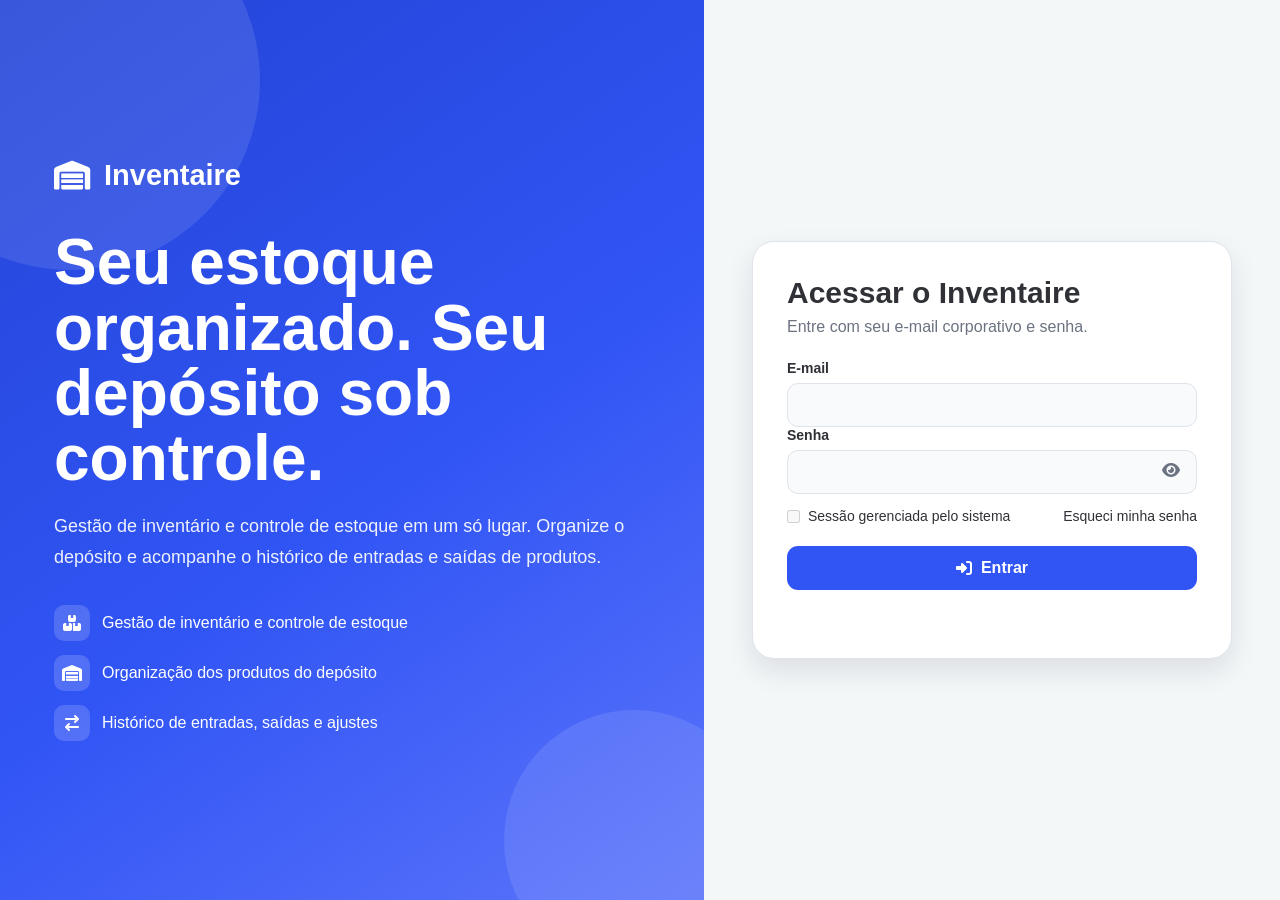
<file: index.html>
<!DOCTYPE html>
<html lang="pt-BR">
<head>
    <meta charset="UTF-8">
    <meta name="viewport" content="width=device-width, initial-scale=1.0">
    <meta name="robots" content="noindex, nofollow">
    <title>Inventaire</title>
    <meta http-equiv="refresh" content="0; url=login.html">
</head>
<body>
    <p>Redirecionando para o Inventaire...</p>
    <script>
        window.location.replace("login.html");
    </script>
</body>
</html>
</file>
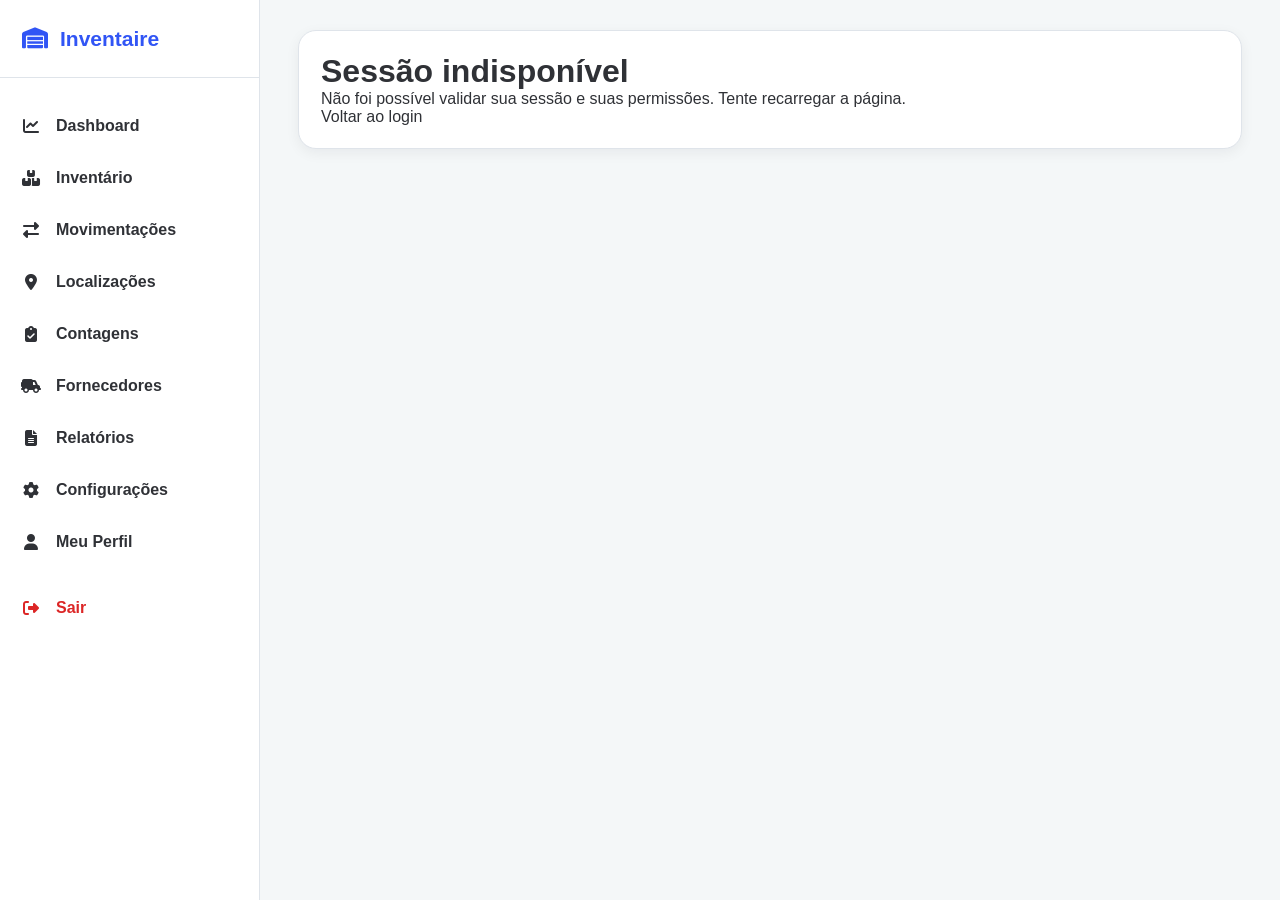
<file: administracao.html>
﻿<!DOCTYPE html>
<html lang="pt-BR">
<head>
    <link rel="icon" type="image/svg+xml" href="assets/images/inventaire.svg">
    <meta charset="UTF-8">
    <meta name="viewport" content="width=device-width,initial-scale=1.0">
    <title>Administração - Inventaire</title>

    <link rel="stylesheet" href="https://cdnjs.cloudflare.com/ajax/libs/font-awesome/6.7.2/css/all.min.css">
    <link rel="stylesheet" href="css/components.css">
    

    <script src="js/api.js"></script>
    <script src="js/theme.js"></script>
    <script src="js/common.js" defer></script>
    <script src="js/administracao.js" defer></script>
</head>

<body class="app-layout" data-page="admin">
    <aside class="sidebar"><div class="brand"><i class="fa-solid fa-warehouse"></i><span>Inventaire</span></div>
        <ul class="nav">
            <li><a data-page="dashboard" href="dashboard.html"><i class="fa-solid fa-chart-line"></i><span>Dashboard</span></a></li>
            <li><a data-page="inventory" href="inventario.html"><i class="fa-solid fa-boxes-stacked"></i><span>Inventário</span></a></li>
            <li><a data-page="movements" href="movimentacoes.html"><i class="fa-solid fa-right-left"></i><span>Movimentações</span></a></li>
            <li><a data-page="locations" href="localizacoes.html"><i class="fa-solid fa-location-dot"></i><span>Localizações</span></a></li>
            <li><a data-page="counts" href="contagens.html"><i class="fa-solid fa-clipboard-check"></i><span>Contagens</span></a></li>
            <li><a data-page="suppliers" href="fornecedores.html"><i class="fa-solid fa-truck-field"></i><span>Fornecedores</span></a></li>
            <li><a data-page="reports" href="relatorios.html"><i class="fa-solid fa-file-lines"></i><span>Relatórios</span></a></li>
            <li><a data-page="admin" href="administracao.html"><i class="fa-solid fa-users-gear"></i><span>Administração</span></a></li>
            <li><a data-page="settings" href="configuracao.html"><i class="fa-solid fa-gear"></i><span>Configurações</span></a></li>
            <li><a data-page="profile" href="perfil.html"><i class="fa-solid fa-user"></i><span>Meu Perfil</span></a></li>
            <li><a class="logout" href="#" onclick="logout();return false"><i class="fa-solid fa-right-from-bracket"></i><span>Sair</span></a></li>
        </ul>
    </aside>

    <main class="main">
        <div class="topbar">
            <div class="page-title">
                <h1>Administração</h1>
                <p class="text-muted">Consulte funcionários cadastrados e seus perfis de acesso.</p>
            </div>

            
<div class="top-actions">
    <div class="search-global">
        <input id="globalSearch" placeholder="Pesquisar no sistema">
        <i class="fa-solid fa-magnifying-glass"></i>
    </div>

    <div class="user-chip" id="userChip"></div>
</div>

        </div>

        
<div class="grid kpi-grid">
    <article class="card kpi"><i class="fa-solid fa-users"></i><h3>Usuários</h3><strong id="adminUsersCount">—</strong><p class="text-muted">Cadastrados</p></article>
    <article class="card kpi"><i class="fa-solid fa-user-shield"></i><h3>Administradores</h3><strong id="adminAdminsCount">—</strong><p class="text-muted">Acesso total</p></article>
    <article class="card kpi"><i class="fa-solid fa-key"></i><h3>Perfis</h3><strong id="adminProfilesCount">—</strong><p class="text-muted">De acesso</p></article>
    <article class="card kpi"><i class="fa-solid fa-clock-rotate-left"></i><h3>Acessos</h3><strong id="adminLogsCount">—</strong><p class="text-muted">Com acesso registrado</p></article>
</div>

<article class="card table-card">
    <div class="table-head">
        <div><h2>Usuários e Permissões</h2><p class="text-muted">Funcionários cadastrados e seus perfis de acesso.</p></div>
        <div class="header-actions">
            <button class="btn secondary" id="refreshUsers" type="button" data-permission="users:list">
                <i class="fa-solid fa-rotate"></i>
                Atualizar lista
            </button>
            <button class="btn" id="openUserModal" type="button" data-permission="users:create"><i class="fa-solid fa-user-plus"></i>Novo usuário</button>
        </div>
    </div>

    <p id="usersFeedback" class="text-muted table-feedback" role="status" aria-live="polite" hidden></p>

    <div class="table-wrap">
        <table>
            <thead>
                <tr><th>Nome</th><th>E-mail</th><th>Perfil</th><th>Status</th><th>Unidade</th><th>Acesso</th></tr>
            </thead>
            <tbody id="usersTable" aria-busy="true"><tr><td colspan="6" class="empty">Carregando usuários...</td></tr></tbody>
        </table>
    </div>
</article>

    </main>


<div class="modal" id="userModal">
    <div class="modal-box">
        <button class="modal-close" id="closeUserModal" type="button">&times;</button>

        <div class="page-title" style="margin-bottom:20px">
            <h2 id="userModalTitle">Cadastrar novo usuário</h2>
            <p class="text-muted">Informe os dados e o perfil de acesso.</p>
        </div>

        <form id="userForm">
            <input type="hidden" name="id">

            <div class="modal-grid">
                <div class="form-group">
                    <label for="signupName">Nome completo</label>
                    <input id="signupName" name="name" required autocomplete="name" placeholder="Ex.: Ana Souza">
                </div>

                <div class="form-group">
                    <label for="signupEmail">E-mail</label>
                    <input id="signupEmail" name="email" type="email" required autocomplete="email" placeholder="nome@empresa.com">
                </div>

                <div class="form-group">
                    <label for="signupRole">Perfil de acesso</label>
                    <select id="signupRole" name="role" required>
                        <option value="OPERADOR">Operador</option>
                        <option value="GESTOR">Gestor</option>
                        <option value="AUDITOR">Auditor</option>
                        <option value="ADMINISTRADOR">Administrador</option>
                    </select>
                </div>

                <div class="form-group">
                    <label for="signupUnit">Unidade</label>
                    <input id="signupUnit" name="unit" placeholder="Unidade (opcional)">
                </div>

                <div class="form-group">
                    <label for="signupPassword">Senha inicial</label>
                    <input id="signupPassword" name="password" type="password" minlength="6" required autocomplete="new-password" placeholder="Mínimo de 6 caracteres">
                </div>

                <div class="form-group">
                    <label>Status</label>
                    <input value="Definido no cadastro pelo sistema" disabled>
                </div>
            </div>

            <div class="modal-footer">
                <button type="button" class="btn secondary" id="cancelUserModal">Cancelar</button>
                <button type="submit" class="btn"><i class="fa-solid fa-floppy-disk"></i>Salvar usuário</button>
            </div>
        </form>
    </div>
</div>


    <div id="toastContainer" class="toast-container"></div>
</body>
</html>
</file>
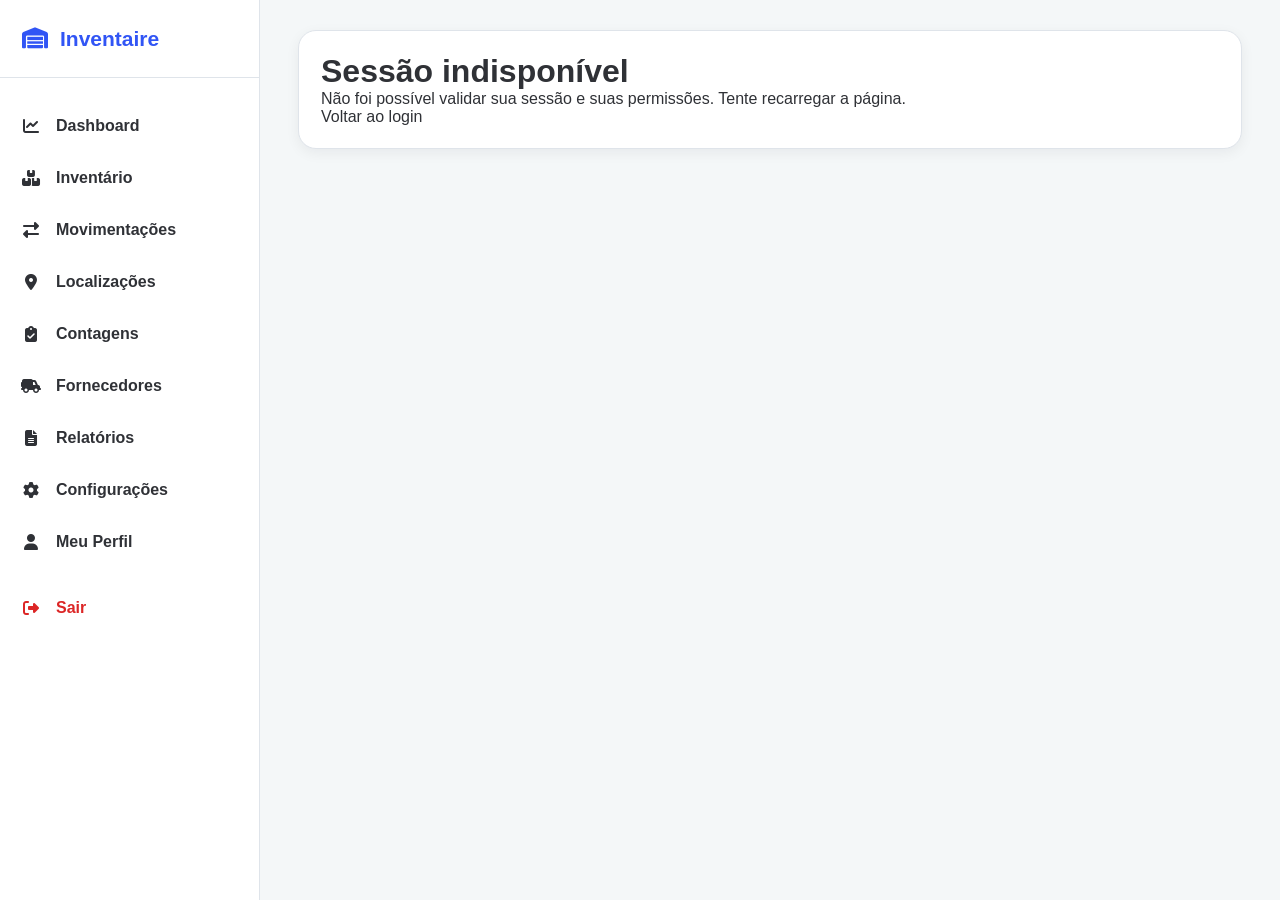
<file: configuracao.html>
﻿<!DOCTYPE html>
<html lang="pt-BR">
<head>
    <link rel="icon" type="image/svg+xml" href="assets/images/inventaire.svg">
    <meta charset="UTF-8">
    <meta name="viewport" content="width=device-width,initial-scale=1.0">
    <title>Configurações - Inventaire</title>

    <link rel="stylesheet" href="https://cdnjs.cloudflare.com/ajax/libs/font-awesome/6.7.2/css/all.min.css">
    <link rel="stylesheet" href="css/components.css">
    <link rel="stylesheet" href="css/configuracao.css">
    

    <script src="js/api.js"></script>
    <script src="js/theme.js"></script>
    <script src="js/common.js" defer></script>
    <script src="js/configuracao.js" defer></script>
</head>

<body class="app-layout" data-page="settings">
    <aside class="sidebar"><div class="brand"><i class="fa-solid fa-warehouse"></i><span>Inventaire</span></div>
        <ul class="nav">
            <li><a data-page="dashboard" href="dashboard.html"><i class="fa-solid fa-chart-line"></i><span>Dashboard</span></a></li>
            <li><a data-page="inventory" href="inventario.html"><i class="fa-solid fa-boxes-stacked"></i><span>Inventário</span></a></li>
            <li><a data-page="movements" href="movimentacoes.html"><i class="fa-solid fa-right-left"></i><span>Movimentações</span></a></li>
            <li><a data-page="locations" href="localizacoes.html"><i class="fa-solid fa-location-dot"></i><span>Localizações</span></a></li>
            <li><a data-page="counts" href="contagens.html"><i class="fa-solid fa-clipboard-check"></i><span>Contagens</span></a></li>
            <li><a data-page="suppliers" href="fornecedores.html"><i class="fa-solid fa-truck-field"></i><span>Fornecedores</span></a></li>
            <li><a data-page="reports" href="relatorios.html"><i class="fa-solid fa-file-lines"></i><span>Relatórios</span></a></li>
            <li><a data-page="admin" href="administracao.html"><i class="fa-solid fa-users-gear"></i><span>Administração</span></a></li>
            <li><a data-page="settings" href="configuracao.html"><i class="fa-solid fa-gear"></i><span>Configurações</span></a></li>
            <li><a data-page="profile" href="perfil.html"><i class="fa-solid fa-user"></i><span>Meu Perfil</span></a></li>
            <li><a class="logout" href="#" onclick="logout();return false"><i class="fa-solid fa-right-from-bracket"></i><span>Sair</span></a></li>
        </ul>
    </aside>

    <main class="main">
        <div class="topbar">
            <div class="page-title">
                <h1>Configurações</h1>
                <p class="text-muted">Personalize a aparência do Inventaire neste navegador.</p>
            </div>

            
<div class="top-actions">
    <div class="search-global">
        <input id="globalSearch" placeholder="Pesquisar no sistema">
        <i class="fa-solid fa-magnifying-glass"></i>
    </div>

    <div class="user-chip" id="userChip"></div>
</div>

        </div>

        
<div class="top-actions" style="justify-content:flex-end;margin-bottom:20px">
    <button class="btn" id="saveSettings"><i class="fa-solid fa-floppy-disk"></i>Salvar tema</button>
</div>

<div class="grid settings-grid">
    <article class="card">
        <div class="section-title"><h2>Aparência</h2></div>
        <p class="text-muted">Escolha o tema claro ou escuro. Sua preferência será mantida neste navegador.</p>
        <div class="form-group">
            <label for="themeSelect">Tema</label>
            <select id="themeSelect">
                <option value="light">Claro</option>
                <option value="dark">Escuro</option>
            </select>
        </div>
    </article>
</div>

    </main>

    <div id="toastContainer" class="toast-container"></div>
</body>
</html>
</file>
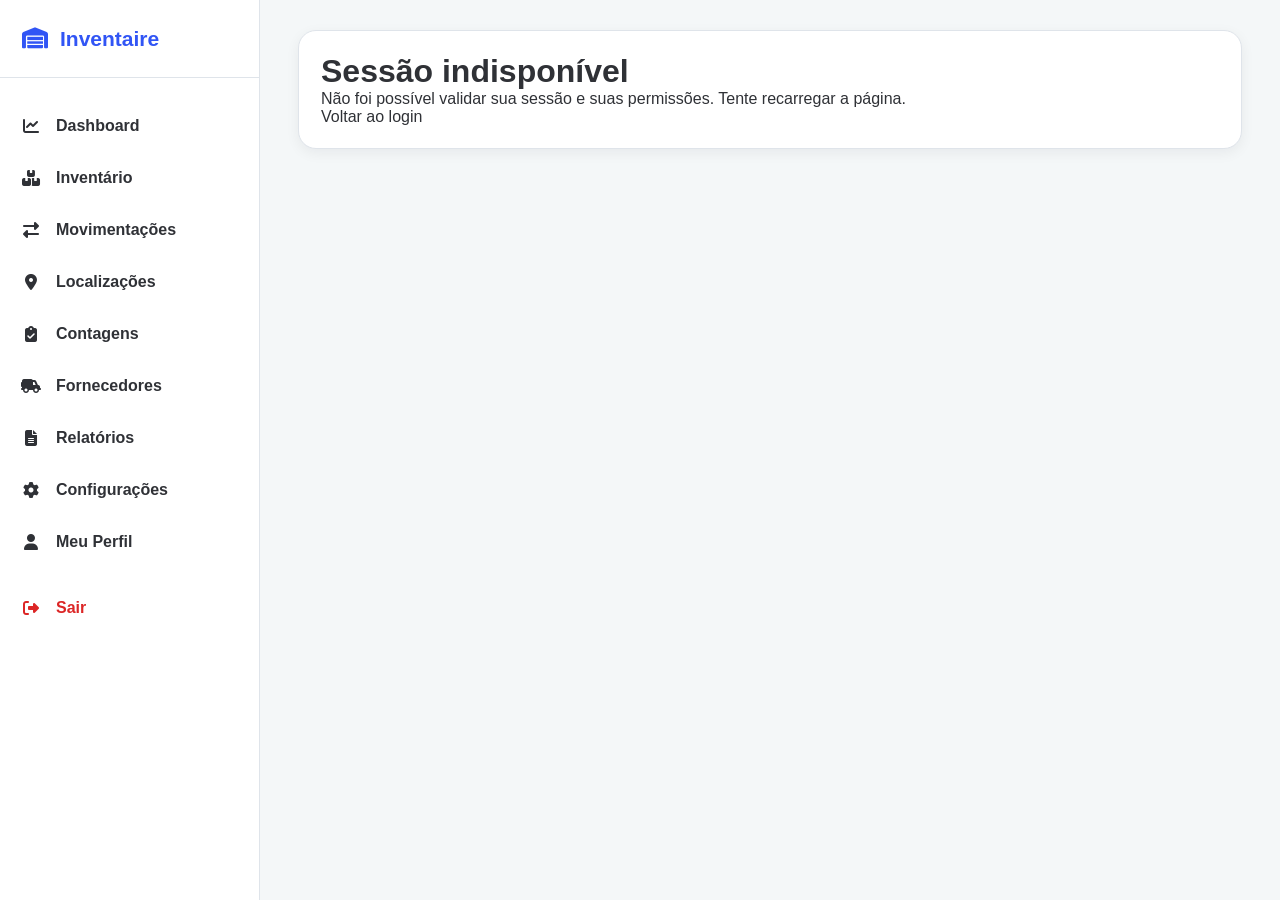
<file: contagens.html>
<!DOCTYPE html>
<html lang="pt-BR">
<head>
    <link rel="icon" type="image/svg+xml" href="assets/images/inventaire.svg">
    <meta charset="UTF-8">
    <meta name="viewport" content="width=device-width,initial-scale=1.0">
    <title>Contagens - Inventaire</title>

    <link rel="stylesheet" href="https://cdnjs.cloudflare.com/ajax/libs/font-awesome/6.7.2/css/all.min.css">
    <link rel="stylesheet" href="css/components.css">
    <link rel="stylesheet" href="css/movimentacoes.css">
    <link rel="stylesheet" href="css/contagens.css">

    <script src="js/api.js"></script>
    <script src="js/theme.js"></script>

    <script src="js/common.js" defer></script>
    <script src="js/contagens.js" defer></script>
</head>

<body class="app-layout" data-page="counts">
    <aside class="sidebar"><div class="brand"><i class="fa-solid fa-warehouse"></i><span>Inventaire</span></div>
        <ul class="nav">
            <li><a data-page="dashboard" href="dashboard.html"><i class="fa-solid fa-chart-line"></i><span>Dashboard</span></a></li>
            <li><a data-page="inventory" href="inventario.html"><i class="fa-solid fa-boxes-stacked"></i><span>Inventário</span></a></li>
            <li><a data-page="movements" href="movimentacoes.html"><i class="fa-solid fa-right-left"></i><span>Movimentações</span></a></li>
            <li><a data-page="locations" href="localizacoes.html"><i class="fa-solid fa-location-dot"></i><span>Localizações</span></a></li>
            <li><a data-page="counts" href="contagens.html"><i class="fa-solid fa-clipboard-check"></i><span>Contagens</span></a></li>
            <li><a data-page="suppliers" href="fornecedores.html"><i class="fa-solid fa-truck-field"></i><span>Fornecedores</span></a></li>
            <li><a data-page="reports" href="relatorios.html"><i class="fa-solid fa-file-lines"></i><span>Relatórios</span></a></li>
            <li><a data-page="admin" href="administracao.html"><i class="fa-solid fa-users-gear"></i><span>Administração</span></a></li>
            <li><a data-page="settings" href="configuracao.html"><i class="fa-solid fa-gear"></i><span>Configurações</span></a></li>
            <li><a data-page="profile" href="perfil.html"><i class="fa-solid fa-user"></i><span>Meu Perfil</span></a></li>
            <li><a class="logout" href="#" onclick="logout();return false"><i class="fa-solid fa-right-from-bracket"></i><span>Sair</span></a></li>
        </ul>
    </aside>

    <main class="main">
        <div class="topbar">
            <div class="page-title">
                <h1>Contagens de inventário</h1>
                <p class="text-muted">Registre contagens físicas por lote e posição, compare com o saldo do sistema e aplique ajustes confirmados.</p>
            </div>

<div class="top-actions">
    <div class="search-global">
        <input id="globalSearch" placeholder="Pesquisar no sistema">
        <i class="fa-solid fa-magnifying-glass"></i>
    </div>

    <div class="user-chip" id="userChip"></div>
</div>

        </div>

<p id="countSchemaNotice" class="card count-notice" role="alert" hidden></p>

<article class="card" id="countRegister" data-permission="counts:create">
    <div class="section-title"><h2>Registrar contagem física</h2></div>
    <form id="countForm">
        <fieldset id="countFields" disabled>
            <div class="grid movement-form-grid">
                <div class="form-group"><label for="countProduct">Produto</label><select id="countProduct" required><option value="">Carregando produtos...</option></select></div>
                <div class="form-group"><label for="countItem">Lote / posição contado</label><select id="countItem" required><option value="">Selecione o produto</option></select></div>
                <div class="form-group"><label for="countPhysical">Quantidade física contada</label><input id="countPhysical" type="number" min="0" max="2147483647" step="1" required aria-describedby="countPhysicalHelp"><small id="countPhysicalHelp" class="text-muted">Unidades encontradas neste lote e posição, inclusive zero.</small></div>
                <div class="form-group"><label for="countNote">Observação (opcional)</label><input id="countNote" placeholder="Ex.: caixas avariadas, recontagem"></div>
            </div>
            <dl id="countItemInfo" class="count-info" aria-live="polite"><div><dt>Item</dt><dd>Selecione produto e lote.</dd></div></dl>
            <p class="text-muted">O saldo exibido é apenas referência. O saldo oficial é capturado pelo servidor no momento do registro. Registrar a contagem não altera o estoque.</p>
            <div class="movement-actions"><button class="btn" type="submit" id="countSubmit">Registrar contagem</button><a class="btn secondary" href="localizacoes.html">Abrir localizações</a></div>
        </fieldset>
    </form>
    <p id="countFeedback" role="status" aria-live="polite"></p>
    <dl id="countResult" class="count-info count-result" hidden></dl>
</article>

<article class="card movement-history">
    <div class="table-head"><h2>Histórico de contagens</h2><button class="btn secondary" id="refreshCounts" type="button">Atualizar</button></div>
    <form id="countFilters" class="grid count-filters">
        <div class="form-group"><label for="filterProduct">Produto</label><select id="filterProduct"><option value="">Todos</option></select></div>
        <div class="form-group"><label for="filterCorridor">Corredor</label><select id="filterCorridor"><option value="">Todos</option></select></div>
        <div class="form-group"><label for="filterPosition">Posição</label><select id="filterPosition"><option value="">Todas</option></select></div>
        <div class="form-group"><label for="filterLot">Lote (exato)</label><input id="filterLot" maxlength="200"></div>
        <div class="form-group"><label for="filterDivergence">Divergência</label><select id="filterDivergence"><option value="">Todas</option><option value="com">Com divergência</option><option value="sem">Sem divergência</option></select></div>
        <div class="form-group"><label for="filterSituation">Situação</label><select id="filterSituation"><option value="">Todas</option><option value="PENDENTE">Pendente</option><option value="APLICADA">Aplicada</option><option value="SEM_DIVERGENCIA">Sem divergência</option></select></div>
    </form>
    <p id="historyFeedback" role="status" aria-live="polite"></p>
    <p class="text-muted">Mais recentes primeiro. Divergência = físico − sistêmico. Contagens não são editadas nem excluídas; para corrigir, registre uma nova contagem.</p>
    <div class="table-wrap"><table class="count-table"><thead><tr><th>Data/Hora</th><th>Produto / SKU</th><th>Local / lote</th><th>Status do item</th><th>Sistêmico</th><th>Físico</th><th>Divergência</th><th>Responsável</th><th>Observação</th><th>Situação</th><th>Ações</th></tr></thead><tbody id="countHistory"><tr><td colspan="11" class="empty">Carregando histórico...</td></tr></tbody></table></div>
    <div class="pagination" id="countPagination"></div>
</article>

<div class="modal" id="applyModal" role="dialog" aria-modal="true" aria-labelledby="applyTitle">
    <div class="modal-box count-apply-box">
        <button class="modal-close" id="closeApply" type="button" aria-label="Fechar">&times;</button>
        <h2 id="applyTitle">Aplicar contagem como ajuste</h2>
        <form id="applyForm">
            <dl id="applySummary" class="count-info"></dl>
            <p id="applyEffect" class="count-effect"></p>
            <div class="form-group"><label for="applyReason">Motivo do ajuste (obrigatório)</label><input id="applyReason" required placeholder="Ex.: divergência confirmada em recontagem"></div>
            <p id="applyFeedback" role="status" aria-live="polite"></p>
            <div class="modal-footer"><button class="btn secondary" type="button" id="cancelApply">Cancelar</button><button class="btn" type="submit" id="confirmApply">Confirmar ajuste</button></div>
        </form>
    </div>
</div>
    </main>
    <div id="toastContainer" class="toast-container"></div>
</body>
</html>
</file>
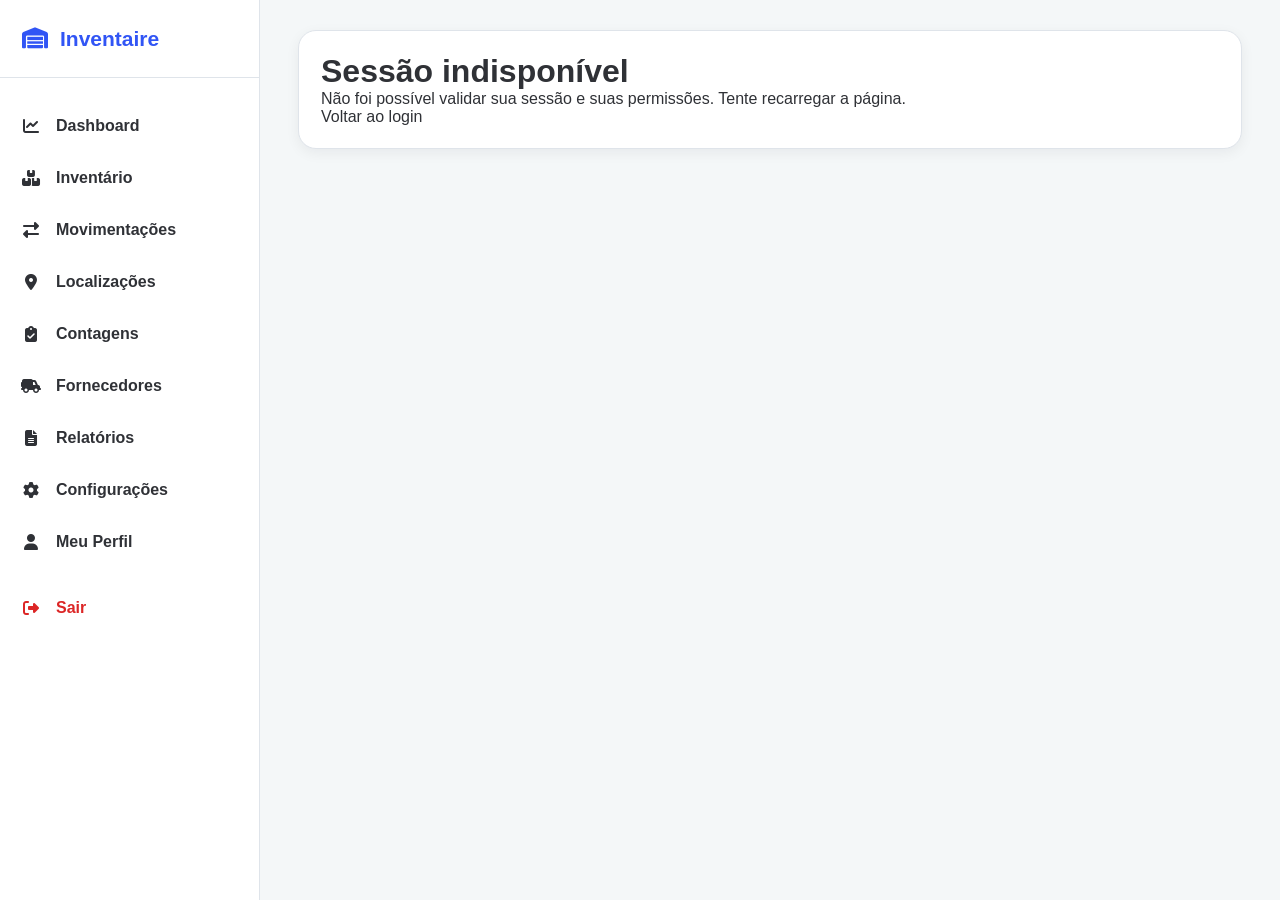
<file: dashboard.html>
﻿<!DOCTYPE html>
<html lang="pt-BR">
<head>
    <link rel="icon" type="image/svg+xml" href="assets/images/inventaire.svg">
    <meta charset="UTF-8">
    <meta name="viewport" content="width=device-width,initial-scale=1.0">
    <title>Dashboard - Inventaire</title>

    <link rel="stylesheet" href="https://cdnjs.cloudflare.com/ajax/libs/font-awesome/6.7.2/css/all.min.css">
    <link rel="stylesheet" href="css/components.css">
    <link rel="stylesheet" href="css/relatorios.css">
    <link rel="stylesheet" href="css/dashboard.css">

    <script src="js/api.js"></script>
    <script src="js/theme.js"></script>
    <script src="js/common.js" defer></script>
    <script src="js/relatorios-comum.js" defer></script>
    <script src="js/dashboard.js" defer></script>
</head>

<body class="app-layout" data-page="dashboard">
    <aside class="sidebar"><div class="brand"><i class="fa-solid fa-warehouse"></i><span>Inventaire</span></div>
        <ul class="nav">
            <li><a data-page="dashboard" href="dashboard.html"><i class="fa-solid fa-chart-line"></i><span>Dashboard</span></a></li>
            <li><a data-page="inventory" href="inventario.html"><i class="fa-solid fa-boxes-stacked"></i><span>Inventário</span></a></li>
            <li><a data-page="movements" href="movimentacoes.html"><i class="fa-solid fa-right-left"></i><span>Movimentações</span></a></li>
            <li><a data-page="locations" href="localizacoes.html"><i class="fa-solid fa-location-dot"></i><span>Localizações</span></a></li>
            <li><a data-page="counts" href="contagens.html"><i class="fa-solid fa-clipboard-check"></i><span>Contagens</span></a></li>
            <li><a data-page="suppliers" href="fornecedores.html"><i class="fa-solid fa-truck-field"></i><span>Fornecedores</span></a></li>
            <li><a data-page="reports" href="relatorios.html"><i class="fa-solid fa-file-lines"></i><span>Relatórios</span></a></li>
            <li><a data-page="admin" href="administracao.html"><i class="fa-solid fa-users-gear"></i><span>Administração</span></a></li>
            <li><a data-page="settings" href="configuracao.html"><i class="fa-solid fa-gear"></i><span>Configurações</span></a></li>
            <li><a data-page="profile" href="perfil.html"><i class="fa-solid fa-user"></i><span>Meu Perfil</span></a></li>
            <li><a class="logout" href="#" onclick="logout();return false"><i class="fa-solid fa-right-from-bracket"></i><span>Sair</span></a></li>
        </ul>
    </aside>

    <main class="main">
        <div class="topbar">
            <div class="page-title">
                <h1>Dashboard</h1>
                <p class="text-muted">Indicadores do inventário calculados pelo servidor a partir dos dados registrados.</p>
            </div>

<div class="top-actions">
    <div class="search-global">
        <input id="globalSearch" placeholder="Pesquisar no sistema">
        <i class="fa-solid fa-magnifying-glass"></i>
    </div>

    <div class="user-chip" id="userChip"></div>
</div>

        </div>

<div class="dashboard-bar">
    <p id="dashboardStatus" role="status" aria-live="polite">Carregando indicadores...</p>
    <button class="btn secondary" id="dashboardRefresh" type="button"><i class="fa-solid fa-rotate"></i>Atualizar</button>
</div>

<section class="grid dashboard-kpis" aria-label="Indicadores do inventário" aria-busy="true" id="dashboardKpis">
    <a class="card kpi dashboard-kpi" id="kpiProdutos" href="relatorios.html#posicao">
        <i class="fa-solid fa-boxes-stacked" aria-hidden="true"></i>
        <h3>Produtos cadastrados</h3>
        <strong data-kpi-value>—</strong>
        <small data-kpi-state>Carregando...</small>
        <small class="kpi-source">Fonte: cadastro de produtos</small>
    </a>
    <a class="card kpi dashboard-kpi" id="kpiUnidades" href="relatorios.html#posicao">
        <i class="fa-solid fa-cubes" aria-hidden="true"></i>
        <h3>Unidades em estoque</h3>
        <strong data-kpi-value>—</strong>
        <small data-kpi-state>Carregando...</small>
        <small class="kpi-source">Fonte: soma dos saldos globais</small>
    </a>
    <a class="card kpi dashboard-kpi" id="kpiBaixo" href="relatorios.html#reposicao">
        <i class="fa-solid fa-triangle-exclamation" aria-hidden="true"></i>
        <h3>No limite ou abaixo do mínimo</h3>
        <strong data-kpi-value>—</strong>
        <small data-kpi-state>Carregando...</small>
        <small class="kpi-source">Critério: saldo ≤ estoque mínimo</small>
    </a>
    <a class="card kpi dashboard-kpi" id="kpiDivergencias" href="relatorios.html?situacao=PENDENTE#divergencias">
        <i class="fa-solid fa-clipboard-check" aria-hidden="true"></i>
        <h3>Divergências pendentes</h3>
        <strong data-kpi-value>—</strong>
        <small data-kpi-state>Carregando...</small>
        <small class="kpi-source">Fonte: contagens com divergência não aplicadas</small>
    </a>
    <a class="card kpi dashboard-kpi" id="kpiMovimentacoes" href="relatorios.html#movimentacoes">
        <i class="fa-solid fa-right-left" aria-hidden="true"></i>
        <h3>Movimentações (30 dias)</h3>
        <strong data-kpi-value>—</strong>
        <small data-kpi-state>Carregando...</small>
        <small class="kpi-source">Fonte: histórico de movimentações</small>
    </a>
</section>

<div class="grid dashboard-panels">
    <article class="card table-card">
        <div class="table-head">
            <h2>Reposição sugerida</h2>
            <a class="btn secondary" href="relatorios.html#reposicao">Relatório completo</a>
        </div>
        <p class="text-muted dashboard-note">Maiores sugestões primeiro. Sugestão = mínimo − saldo (nunca negativa). Não gera pedido de compra.</p>
        <div class="table-wrap"><table class="dashboard-table">
            <caption class="sr-only">Produtos no limite ou abaixo do estoque mínimo</caption>
            <thead><tr><th scope="col">Produto / SKU</th><th scope="col">Saldo</th><th scope="col">Mínimo</th><th scope="col">Situação</th><th scope="col">Sugestão</th></tr></thead>
            <tbody id="dashboardReposicao"><tr><td colspan="5" class="empty">Carregando...</td></tr></tbody>
        </table></div>
    </article>

    <article class="card table-card">
        <div class="table-head">
            <h2>Divergências pendentes</h2>
            <a class="btn secondary" href="relatorios.html?situacao=PENDENTE#divergencias">Relatório completo</a>
        </div>
        <p class="text-muted dashboard-note">Mais recentes primeiro. Valores do instante da contagem (snapshot); divergência = físico − sistêmico.</p>
        <div class="table-wrap"><table class="dashboard-table">
            <caption class="sr-only">Contagens com divergência ainda não aplicadas</caption>
            <thead><tr><th scope="col">Data/Hora</th><th scope="col">Produto / SKU</th><th scope="col">Local / lote</th><th scope="col">Sistêmico</th><th scope="col">Físico</th><th scope="col">Divergência</th></tr></thead>
            <tbody id="dashboardDivergencias"><tr><td colspan="6" class="empty">Carregando...</td></tr></tbody>
        </table></div>
    </article>
</div>

<article class="card table-card dashboard-wide">
    <div class="table-head">
        <h2>Movimentações recentes</h2>
        <a class="btn secondary" href="relatorios.html#movimentacoes">Relatório por período</a>
    </div>
    <p class="text-muted dashboard-note">Últimos eventos do histórico imutável, ordenados por data/hora e número (mais recentes primeiro).</p>
    <div class="table-wrap"><table class="dashboard-table dashboard-moves">
        <caption class="sr-only">Movimentações mais recentes</caption>
        <thead><tr><th scope="col">Data/Hora</th><th scope="col">Produto / SKU</th><th scope="col">Tipo</th><th scope="col">Quantidade</th><th scope="col">Saldo global</th><th scope="col">Local / lote</th><th scope="col">Responsável</th></tr></thead>
        <tbody id="dashboardMovimentacoes"><tr><td colspan="7" class="empty">Carregando...</td></tr></tbody>
    </table></div>
</article>

<article class="card table-card dashboard-wide">
    <div class="table-head"><h2>Movimentações nos últimos 30 dias, por tipo</h2></div>
    <p class="text-muted dashboard-note">Janela calculada com o relógio do servidor. Variação líquida = soma de (saldo posterior − saldo anterior). Ajustes não têm "unidades movimentadas".</p>
    <div class="table-wrap"><table class="dashboard-table">
        <caption class="sr-only">Resumo das movimentações dos últimos 30 dias</caption>
        <thead><tr><th scope="col">Tipo</th><th scope="col">Eventos</th><th scope="col">Unidades</th><th scope="col">Variação líquida</th></tr></thead>
        <tbody id="dashboardJanela"><tr><td colspan="4" class="empty">Carregando...</td></tr></tbody>
    </table></div>
</article>

    </main>

    <div id="toastContainer" class="toast-container"></div>
</body>
</html>
</file>
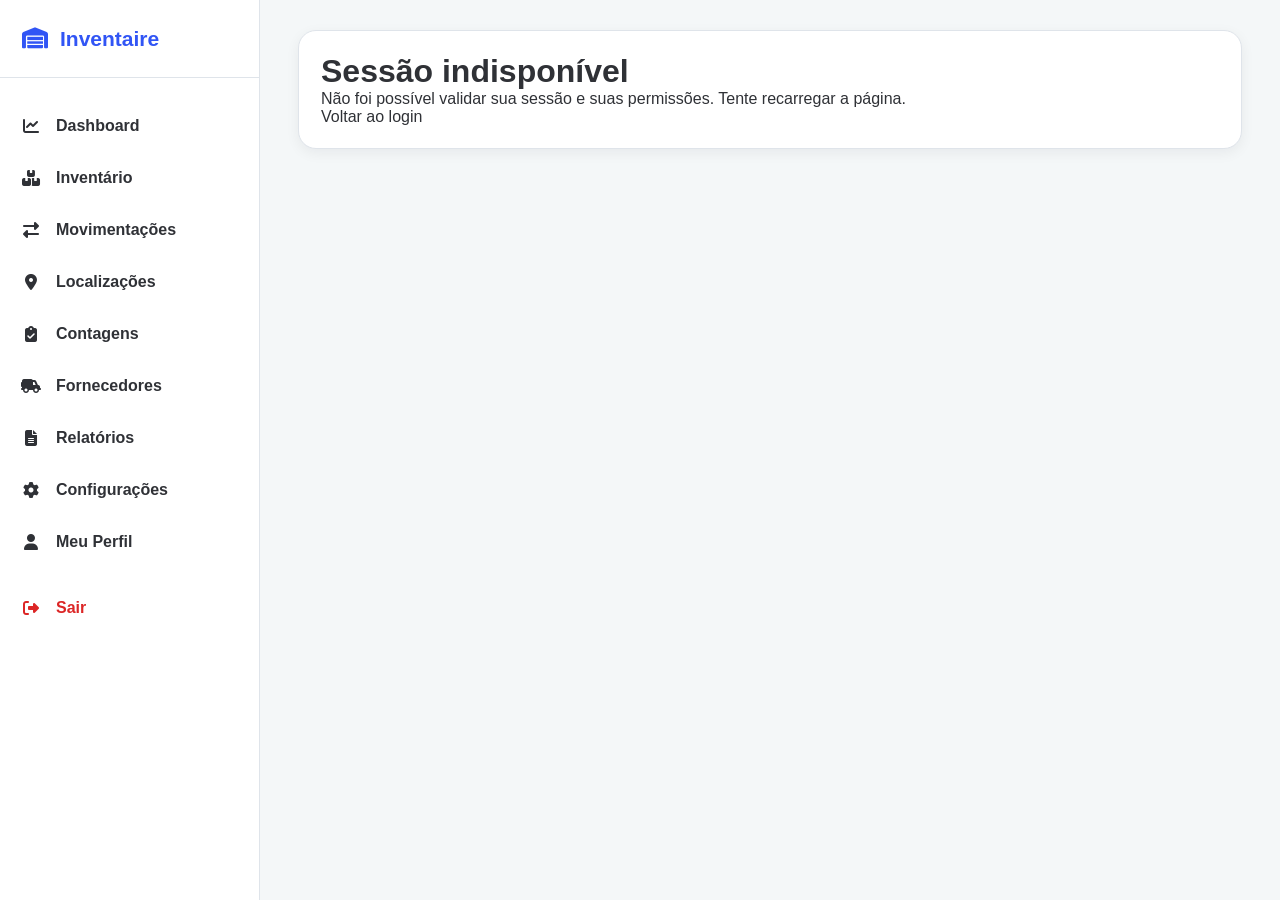
<file: fornecedores.html>
<!DOCTYPE html>
<html lang="pt-BR">
<head>
    <link rel="icon" type="image/svg+xml" href="assets/images/inventaire.svg">
    <meta charset="UTF-8">
    <meta name="viewport" content="width=device-width,initial-scale=1.0">
    <title>Fornecedores - Inventaire</title>

    <link rel="stylesheet" href="https://cdnjs.cloudflare.com/ajax/libs/font-awesome/6.7.2/css/all.min.css">
    <link rel="stylesheet" href="css/components.css">
    <link rel="stylesheet" href="css/movimentacoes.css">
    <link rel="stylesheet" href="css/fornecedores.css">

    <script src="js/api.js"></script>
    <script src="js/theme.js"></script>

    <script src="js/common.js" defer></script>
    <script src="js/fornecedores.js" defer></script>
</head>

<body class="app-layout" data-page="suppliers">
    <aside class="sidebar"><div class="brand"><i class="fa-solid fa-warehouse"></i><span>Inventaire</span></div>
        <ul class="nav">
            <li><a data-page="dashboard" href="dashboard.html"><i class="fa-solid fa-chart-line"></i><span>Dashboard</span></a></li>
            <li><a data-page="inventory" href="inventario.html"><i class="fa-solid fa-boxes-stacked"></i><span>Inventário</span></a></li>
            <li><a data-page="movements" href="movimentacoes.html"><i class="fa-solid fa-right-left"></i><span>Movimentações</span></a></li>
            <li><a data-page="locations" href="localizacoes.html"><i class="fa-solid fa-location-dot"></i><span>Localizações</span></a></li>
            <li><a data-page="counts" href="contagens.html"><i class="fa-solid fa-clipboard-check"></i><span>Contagens</span></a></li>
            <li><a data-page="suppliers" href="fornecedores.html"><i class="fa-solid fa-truck-field"></i><span>Fornecedores</span></a></li>
            <li><a data-page="reports" href="relatorios.html"><i class="fa-solid fa-file-lines"></i><span>Relatórios</span></a></li>
            <li><a data-page="admin" href="administracao.html"><i class="fa-solid fa-users-gear"></i><span>Administração</span></a></li>
            <li><a data-page="settings" href="configuracao.html"><i class="fa-solid fa-gear"></i><span>Configurações</span></a></li>
            <li><a data-page="profile" href="perfil.html"><i class="fa-solid fa-user"></i><span>Meu Perfil</span></a></li>
            <li><a class="logout" href="#" onclick="logout();return false"><i class="fa-solid fa-right-from-bracket"></i><span>Sair</span></a></li>
        </ul>
    </aside>

    <main class="main">
        <div class="topbar">
            <div class="page-title">
                <h1>Fornecedores</h1>
                <p class="text-muted">Cadastre fornecedores e consulte a origem dos produtos recebidos.</p>
            </div>

<div class="top-actions">
    <div class="search-global">
        <input id="globalSearch" placeholder="Pesquisar no sistema">
        <i class="fa-solid fa-magnifying-glass"></i>
    </div>

    <div class="user-chip" id="userChip"></div>
</div>

        </div>

<article class="card">
 <div class="table-head"><h2>Fornecedores cadastrados</h2><button class="btn secondary" id="refreshSuppliers" type="button">Atualizar</button></div>
 <p id="supplierFeedback" role="status" aria-live="polite"></p>
 <form id="supplierSearchForm"><div class="grid supplier-filters">
  <div class="form-group"><label for="supplierSearch">Pesquisar razão social, CNPJ ou contato</label><input id="supplierSearch" maxlength="200"></div>
  <div class="form-group"><label for="supplierStatus">Situação</label><select id="supplierStatus"><option value="">Todos</option><option value="sim">Ativos</option><option value="nao">Inativos</option></select></div>
 </div><button class="btn" type="submit">Pesquisar</button></form>
 <p class="text-muted supplier-note">CNPJ: <span class="cnpj-policy">Validação de formato; não verifica dígitos verificadores, existência ou situação cadastral.</span> Fornecedor inativo continua no histórico, mas não pode ser escolhido em novos recebimentos.</p>
 <div class="table-wrap"><table class="supplier-table"><caption class="sr-only">Ordenados por razão social</caption><thead><tr><th>Razão social</th><th>CNPJ</th><th>Contato</th><th>Situação</th><th>Ações</th></tr></thead><tbody id="suppliersBody"><tr><td colspan="5">Carregando...</td></tr></tbody></table></div>
 <div class="pagination supplier-pagination" id="supplierPagination"></div>
</article>

<article class="card supplier-section" id="supplierFormCard" data-permission="suppliers:manage">
 <h2 id="supplierFormTitle">Cadastrar fornecedor</h2>
 <form id="supplierForm"><fieldset id="supplierFields" disabled>
  <input id="supplierId" type="hidden">
  <div class="grid supplier-form-grid">
   <div class="form-group"><label for="supplierName">Razão social</label><input id="supplierName" maxlength="200" required></div>
   <div class="form-group"><label for="supplierCnpj">CNPJ</label><input id="supplierCnpj" maxlength="40" required aria-describedby="supplierCnpjHelp" placeholder="12.345.678/0001-95"><small id="supplierCnpjHelp" class="text-muted">Aceita separadores . / - e o formato alfanumérico. Validação de formato; não verifica dígitos verificadores, existência ou situação cadastral.</small></div>
   <div class="form-group"><label for="supplierContact">Contato (opcional)</label><input id="supplierContact" maxlength="200" placeholder="Nome, e-mail ou telefone"></div>
   <div class="form-group"><label><input id="supplierActive" type="checkbox" checked> Ativo</label></div>
  </div>
  <div class="movement-actions"><button type="submit" class="btn">Salvar fornecedor</button> <button type="reset" class="btn secondary">Limpar / novo</button></div>
 </fieldset></form>
</article>

<article class="card supplier-section" id="receiptsCard" hidden>
 <div class="table-head"><h2 id="receiptsTitle">Recebimentos</h2><button class="btn secondary" id="closeReceipts" type="button">Fechar</button></div>
 <p class="text-muted">Somente ENTRADAs vinculadas, mais recentes primeiro. Razão social e CNPJ são os registrados no momento do recebimento.</p>
 <p id="receiptsFeedback" role="status" aria-live="polite"></p>
 <div class="table-wrap"><table class="supplier-table receipts-table"><thead><tr><th>Data/Hora</th><th>Produto</th><th>SKU</th><th>Quantidade</th><th>Local / lote</th><th>Responsável</th><th>Origem registrada</th></tr></thead><tbody id="receiptsBody"></tbody></table></div>
 <div class="pagination supplier-pagination" id="receiptsPagination"></div>
</article>
    </main>
    <div id="toastContainer" class="toast-container"></div>
</body>
</html>
</file>
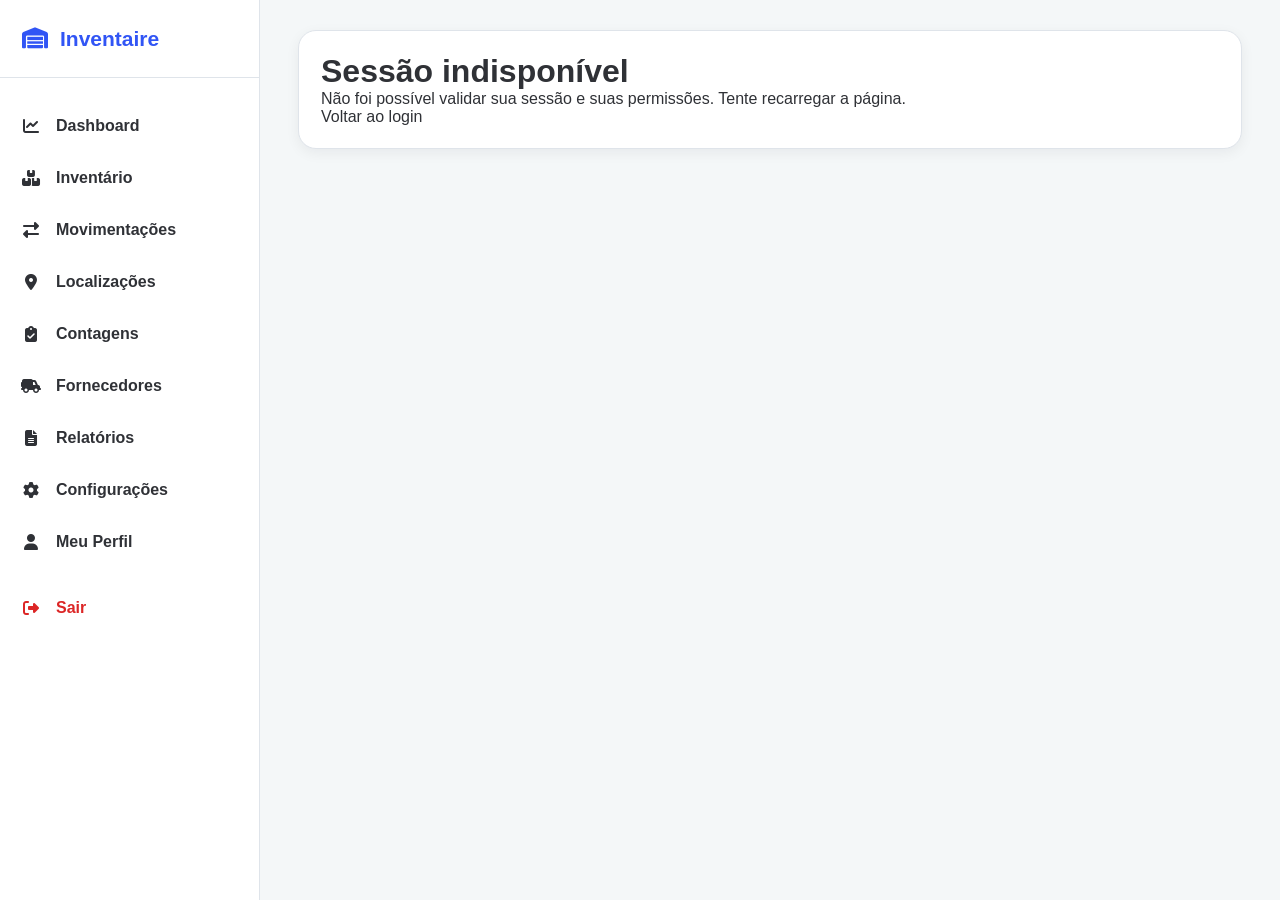
<file: localizacoes.html>
﻿<!DOCTYPE html>
<html lang="pt-BR">
<head>
    <link rel="icon" type="image/svg+xml" href="assets/images/inventaire.svg">
    <meta charset="UTF-8">
    <meta name="viewport" content="width=device-width,initial-scale=1.0">
    <title>Localizações - Inventaire</title>

    <link rel="stylesheet" href="https://cdnjs.cloudflare.com/ajax/libs/font-awesome/6.7.2/css/all.min.css">
    <link rel="stylesheet" href="css/components.css">
    <link rel="stylesheet" href="css/movimentacoes.css">
    <link rel="stylesheet" href="css/localizacoes.css">

    <script src="js/api.js"></script>
    <script src="js/theme.js"></script>
    
    <script src="js/common.js" defer></script>
    <script src="js/localizacoes.js" defer></script>
</head>

<body class="app-layout" data-page="locations">
    <aside class="sidebar"><div class="brand"><i class="fa-solid fa-warehouse"></i><span>Inventaire</span></div>
        <ul class="nav">
            <li><a data-page="dashboard" href="dashboard.html"><i class="fa-solid fa-chart-line"></i><span>Dashboard</span></a></li>
            <li><a data-page="inventory" href="inventario.html"><i class="fa-solid fa-boxes-stacked"></i><span>Inventário</span></a></li>
            <li><a data-page="movements" href="movimentacoes.html"><i class="fa-solid fa-right-left"></i><span>Movimentações</span></a></li>
            <li><a data-page="locations" href="localizacoes.html"><i class="fa-solid fa-location-dot"></i><span>Localizações</span></a></li>
            <li><a data-page="counts" href="contagens.html"><i class="fa-solid fa-clipboard-check"></i><span>Contagens</span></a></li>
            <li><a data-page="suppliers" href="fornecedores.html"><i class="fa-solid fa-truck-field"></i><span>Fornecedores</span></a></li>
            <li><a data-page="reports" href="relatorios.html"><i class="fa-solid fa-file-lines"></i><span>Relatórios</span></a></li>
            <li><a data-page="admin" href="administracao.html"><i class="fa-solid fa-users-gear"></i><span>Administração</span></a></li>
            <li><a data-page="settings" href="configuracao.html"><i class="fa-solid fa-gear"></i><span>Configurações</span></a></li>
            <li><a data-page="profile" href="perfil.html"><i class="fa-solid fa-user"></i><span>Meu Perfil</span></a></li>
            <li><a class="logout" href="#" onclick="logout();return false"><i class="fa-solid fa-right-from-bracket"></i><span>Sair</span></a></li>
        </ul>
    </aside>

    <main class="main">
        <div class="topbar">
            <div class="page-title">
                <h1>Localizações</h1>
                <p class="text-muted">Consulte corredores, posições e lotes físicos do depósito.</p>
            </div>

            
<div class="top-actions">
    <div class="search-global">
        <input id="globalSearch" placeholder="Pesquisar no sistema">
        <i class="fa-solid fa-magnifying-glass"></i>
    </div>

    <div class="user-chip" id="userChip"></div>
</div>

        </div>

        
<article class="card">
 <div class="table-head"><h2>Corredores</h2><button class="btn secondary" id="refreshLocations" type="button">Atualizar</button></div>
 <p id="locationFeedback" role="status" aria-live="polite"></p>
 <div class="table-wrap"><table><thead><tr><th>Corredor</th><th>Ocupação / capacidade</th><th>Status</th><th>Consultar</th><th>Ações</th></tr></thead><tbody id="corridorsBody"><tr><td colspan="5">Carregando...</td></tr></tbody></table></div>
</article>
<article class="card location-section"><h2>Posições</h2><div class="table-wrap"><table><thead><tr><th>Posição</th><th>Corredor</th><th>Status</th><th>Ações</th></tr></thead><tbody id="positionsBody"></tbody></table></div></article>
<article class="card location-section"><h2>Produtos e lotes armazenados</h2>
 <p id="productFilterNote" hidden>Consulta limitada ao produto selecionado. <a href="localizacoes.html">Ver todos os produtos</a></p>
 <form id="searchLocationsForm"><div class="grid movement-filters">
 <div class="form-group"><label for="locationSearch">Pesquisar nome, SKU, lote, posição ou corredor</label><input id="locationSearch" maxlength="200"></div>
 <div class="form-group"><label for="locationCorridor">Corredor</label><select id="locationCorridor"><option value="">Todos</option></select></div>
 <div class="form-group"><label for="locationPosition">Posição</label><select id="locationPosition"><option value="">Todas</option></select></div>
 </div><button class="btn" type="submit">Pesquisar</button></form>
 <div class="table-wrap"><table class="location-table"><thead><tr><th>Produto</th><th>SKU</th><th>Corredor</th><th>Posição</th><th>Lote</th><th>Quantidade</th><th>Status</th><th>Ações</th></tr></thead><tbody id="locationItems"><tr><td colspan="8">Selecione Atualizar para consultar.</td></tr></tbody></table></div>
</article>
<div class="grid location-forms" data-permission="locations:manage">
 <article class="card"><h2>Cadastrar / editar corredor</h2><form id="corridorForm"><fieldset id="corridorFields" disabled>
 <input id="corridorId" type="hidden"><div class="form-group"><label for="corridorName">Identificação</label><input id="corridorName" required></div>
 <div class="form-group"><label for="corridorCapacity">Capacidade (unidades)</label><input id="corridorCapacity" type="number" min="1" max="2147483647" step="1" required></div>
 <div class="form-group"><label><input id="corridorActive" type="checkbox" checked> Ativo</label></div>
 <button type="submit" class="btn">Salvar corredor</button> <button type="reset" class="btn secondary">Limpar / novo</button>
 </fieldset></form></article>
 <article class="card"><h2>Cadastrar / editar posição</h2><form id="positionForm"><fieldset id="positionFields" disabled>
 <input id="positionId" type="hidden"><div class="form-group"><label for="positionCode">Código da posição</label><input id="positionCode" required></div>
 <div class="form-group"><label for="positionCorridor">Corredor</label><select id="positionCorridor" required><option value="">Selecione</option></select><small>Após o cadastro, o corredor da posição é fixo.</small></div>
 <div class="form-group"><label><input id="positionActive" type="checkbox" checked> Ativa</label></div>
 <button type="submit" class="btn">Salvar posição</button> <button type="reset" class="btn secondary">Limpar / nova</button>
 </fieldset></form></article>
</div>
    </main>
    <div id="toastContainer" class="toast-container"></div>
</body>
</html>
</file>
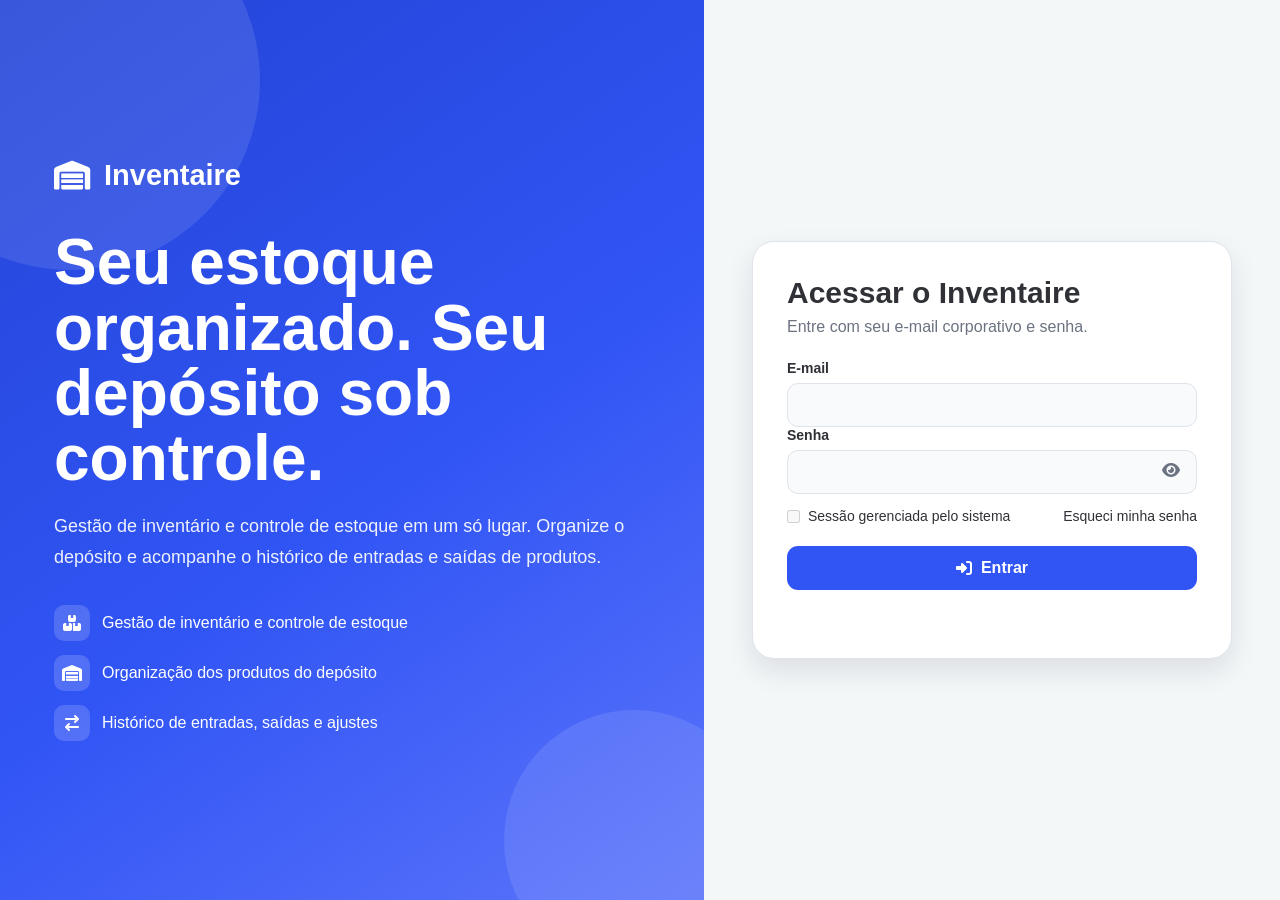
<file: login.html>
﻿<!DOCTYPE html>
<html lang="pt-BR">
<head>
    <link rel="icon" type="image/svg+xml" href="assets/images/inventaire.svg">
    <meta charset="UTF-8">
    <meta name="viewport" content="width=device-width,initial-scale=1.0">
    <title>Login - Inventaire</title>

    <link rel="stylesheet" href="https://cdnjs.cloudflare.com/ajax/libs/font-awesome/6.7.2/css/all.min.css">
    <link rel="stylesheet" href="css/components.css">
    <link rel="stylesheet" href="css/auth.css">

    <script src="js/api.js"></script>
    <script src="js/theme.js"></script>
    <script src="js/login.js" defer></script>
</head>

<body>
    <main class="auth-page">
        <section class="auth-hero">
            <div class="auth-content">
                <div class="auth-brand">
                    <i class="fa-solid fa-warehouse"></i>
                    Inventaire
                </div>

                <h1>Seu estoque organizado. Seu depósito sob controle.</h1>

                <p>
                    Gestão de inventário e controle de estoque em um só lugar.
                    Organize o depósito e acompanhe o histórico
                    de entradas e saídas de produtos.
                </p>

                <div class="auth-features">
                    <div class="auth-feature">
                        <i class="fa-solid fa-boxes-stacked"></i>
                        Gestão de inventário e controle de estoque
                    </div>

                    <div class="auth-feature">
                        <i class="fa-solid fa-warehouse"></i>
                        Organização dos produtos do depósito
                    </div>

                    <div class="auth-feature">
                        <i class="fa-solid fa-arrow-right-arrow-left"></i>
                        Histórico de entradas, saídas e ajustes
                    </div>
                </div>
            </div>
        </section>

        <section class="auth-panel">
            <div class="auth-card">
                <h2>Acessar o Inventaire</h2>
                <p class="text-muted">Entre com seu e-mail corporativo e senha.</p>

                <form id="loginForm">
                    <div class="form-group">
                        <label>E-mail</label>
                        <input name="email" type="email" autocomplete="username" required>
                    </div>

                    <div class="form-group password-field">
                        <label>Senha</label>
                        <input name="password" id="loginPassword" type="password" autocomplete="current-password" required>

                        <button type="button" class="password-toggle" id="passwordToggle">
                            <i class="fa-solid fa-eye"></i>
                        </button>
                    </div>

                    <div class="auth-options">
                        <label>
                            <input type="checkbox" id="rememberLogin" disabled title="Duração da sessão definida pelo sistema">
                            Sessão gerenciada pelo sistema
                        </label>

                        <a href="#" id="forgotPassword">Esqueci minha senha</a>
                    </div>

                    <button type="submit" class="btn auth-submit">
                        <i class="fa-solid fa-right-to-bracket"></i>
                        Entrar
                    </button>

                    <div class="auth-message" id="loginMessage"></div>
                </form>
            </div>
        </section>
    </main>
</body>
</html>
</file>
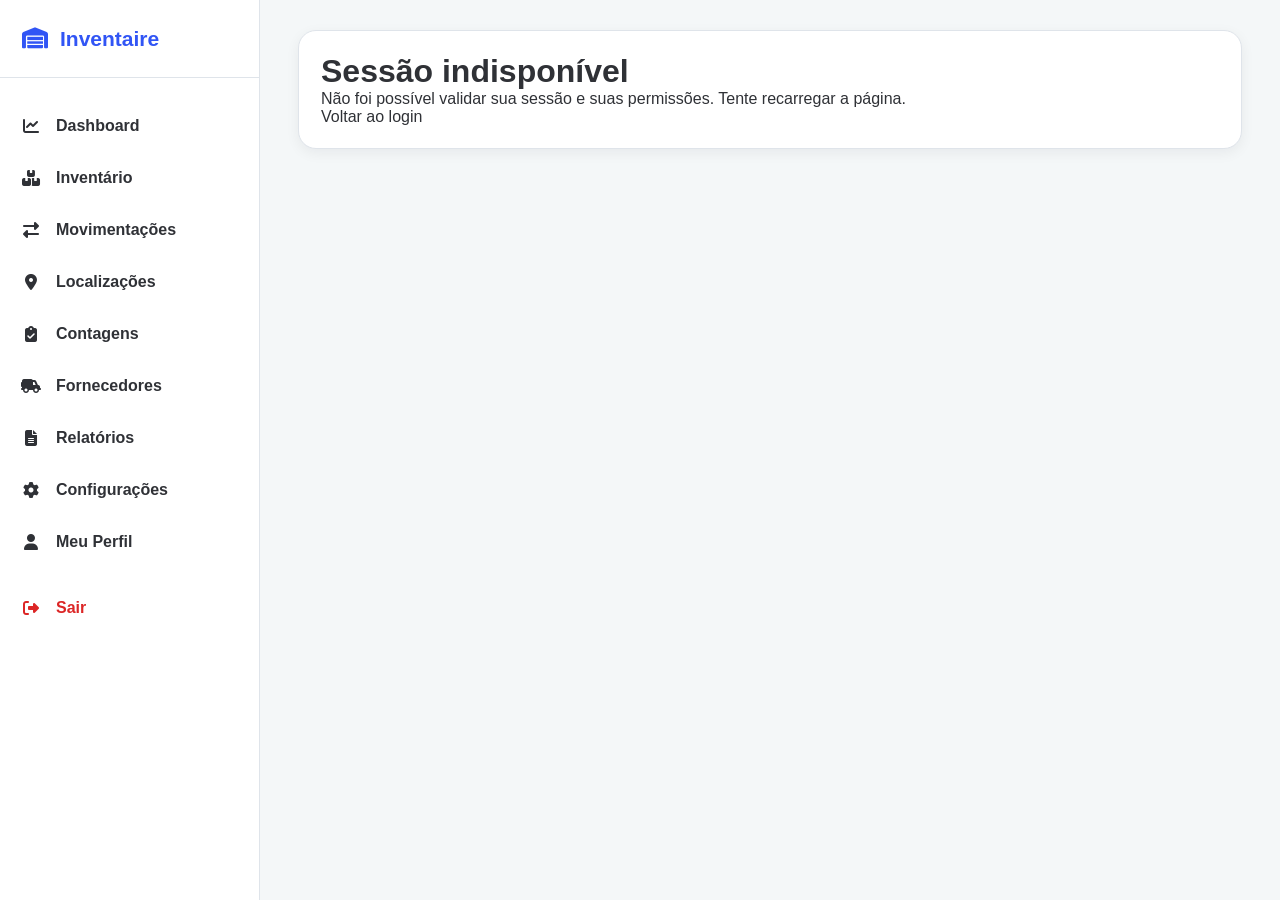
<file: movimentacoes.html>
﻿<!DOCTYPE html>
<html lang="pt-BR">
<head>
    <link rel="icon" type="image/svg+xml" href="assets/images/inventaire.svg">
    <meta charset="UTF-8">
    <meta name="viewport" content="width=device-width,initial-scale=1.0">
    <title>Movimentações - Inventaire</title>

    <link rel="stylesheet" href="https://cdnjs.cloudflare.com/ajax/libs/font-awesome/6.7.2/css/all.min.css">
    <link rel="stylesheet" href="css/components.css">
    <link rel="stylesheet" href="css/movimentacoes.css">

    <script src="js/api.js"></script>
    <script src="js/theme.js"></script>
    
    <script src="js/common.js" defer></script>
    <script src="js/movimentacoes.js" defer></script>
</head>

<body class="app-layout" data-page="movements">
    <aside class="sidebar"><div class="brand"><i class="fa-solid fa-warehouse"></i><span>Inventaire</span></div>
        <ul class="nav">
            <li><a data-page="dashboard" href="dashboard.html"><i class="fa-solid fa-chart-line"></i><span>Dashboard</span></a></li>
            <li><a data-page="inventory" href="inventario.html"><i class="fa-solid fa-boxes-stacked"></i><span>Inventário</span></a></li>
            <li><a data-page="movements" href="movimentacoes.html"><i class="fa-solid fa-right-left"></i><span>Movimentações</span></a></li>
            <li><a data-page="locations" href="localizacoes.html"><i class="fa-solid fa-location-dot"></i><span>Localizações</span></a></li>
            <li><a data-page="counts" href="contagens.html"><i class="fa-solid fa-clipboard-check"></i><span>Contagens</span></a></li>
            <li><a data-page="suppliers" href="fornecedores.html"><i class="fa-solid fa-truck-field"></i><span>Fornecedores</span></a></li>
            <li><a data-page="reports" href="relatorios.html"><i class="fa-solid fa-file-lines"></i><span>Relatórios</span></a></li>
            <li><a data-page="admin" href="administracao.html"><i class="fa-solid fa-users-gear"></i><span>Administração</span></a></li>
            <li><a data-page="settings" href="configuracao.html"><i class="fa-solid fa-gear"></i><span>Configurações</span></a></li>
            <li><a data-page="profile" href="perfil.html"><i class="fa-solid fa-user"></i><span>Meu Perfil</span></a></li>
            <li><a class="logout" href="#" onclick="logout();return false"><i class="fa-solid fa-right-from-bracket"></i><span>Sair</span></a></li>
        </ul>
    </aside>

    <main class="main">
        <div class="topbar">
            <div class="page-title">
                <h1>Movimentações</h1>
                <p class="text-muted">Registre entradas, saídas e ajustes e acompanhe o histórico do estoque.</p>
            </div>

            
<div class="top-actions">
    <div class="search-global">
        <input id="globalSearch" placeholder="Pesquisar no sistema">
        <i class="fa-solid fa-magnifying-glass"></i>
    </div>

    <div class="user-chip" id="userChip"></div>
</div>

        </div>

        
<article class="card" id="movementRegister" data-permission="movements:create">
    <div class="section-title"><h2>Registrar movimentação</h2></div>
    <form id="movementForm">
        <fieldset id="movementFields" disabled>
            <div class="grid movement-form-grid">
                <div class="form-group"><label for="movementProduct">Produto</label><select id="movementProduct" required><option value="">Carregando produtos...</option></select></div>
                <div class="form-group"><label for="movementType">Operação</label><select id="movementType"><option value="ENTRADA">Entrada</option><option value="SAIDA">Saída</option><option value="AJUSTE">Ajuste</option></select></div>
                <div id="entryDestination">
                    <div class="form-group"><label for="movementPosition">Posição de destino</label><select id="movementPosition" required><option value="">Carregando...</option></select></div>
                    <div class="form-group"><label for="movementLot">Lote</label><input id="movementLot" required></div>
                    <div class="form-group"><label for="movementSupplier">Fornecedor de origem (opcional)</label><select id="movementSupplier"><option value="">Sem fornecedor</option></select><small id="movementSupplierNote" class="text-muted movement-supplier-note">Somente fornecedores ativos. A razão social e o CNPJ ficam registrados no histórico desta Entrada.</small></div>
                </div>
                <div id="exitDestination" class="form-group" hidden><label for="movementItem">Lote / posição a movimentar</label><select id="movementItem"><option value="">Selecione o produto</option></select></div>
                <div class="form-group"><label id="movementAmountLabel" for="movementAmount">Quantidade</label><input id="movementAmount" type="number" min="1" max="2147483647" step="1" required aria-describedby="movementAmountHelp"><small id="movementAmountHelp" class="text-muted">Unidades a adicionar ao saldo.</small></div>
                <div class="form-group"><label id="movementReasonLabel" for="movementReason">Motivo (opcional)</label><input id="movementReason" placeholder="Descreva a operação"></div>
            </div>
            <p id="movementStock" class="text-muted" aria-live="polite">Selecione um produto para consultar SKU e estoque atual.</p>
            <div class="movement-actions"><button class="btn" type="submit" id="movementSubmit">Registrar movimentação</button><a class="btn secondary" href="inventario.html">Abrir inventário</a></div>
        </fieldset>
    </form>
    <p id="movementFeedback" role="status" aria-live="polite"></p>
</article>
<article class="card movement-history">
    <div class="table-head"><h2>Histórico de estoque</h2><button class="btn secondary" id="refreshMovements" type="button">Atualizar</button></div>
    <div class="grid movement-filters">
        <div class="form-group"><label for="historyProduct">Produto</label><select id="historyProduct"><option value="">Todos</option></select></div>
        <div class="form-group"><label for="historyType">Tipo</label><select id="historyType"><option value="">Todos</option><option value="ENTRADA">Entrada</option><option value="SAIDA">Saída</option><option value="AJUSTE">Ajuste</option></select></div>
        <div class="form-group"><label for="historySearch">Pesquisar</label><input id="historySearch" placeholder="Nome, SKU, lote, posição, corredor ou fornecedor"></div>
    </div>
    <p class="text-muted">Mais recentes primeiro. Em Ajuste, a quantidade representa o saldo global alvo; a coluna Local / lote mostra os saldos do item ajustado. Correções exigem uma nova movimentação.</p>
    <div class="table-wrap"><table class="movement-table"><thead><tr><th>Data/Hora</th><th>Produto</th><th>SKU</th><th>Tipo</th><th>Quantidade / Ajuste</th><th>Saldo anterior</th><th>Saldo posterior</th><th>Responsável</th><th>Motivo</th><th>Local / lote</th><th>Fornecedor (origem)</th></tr></thead><tbody id="movementHistory"><tr><td colspan="11" class="empty">Carregando histórico...</td></tr></tbody></table></div>
    <div class="pagination" id="movementPagination"></div>
</article>
    </main>
    <div id="toastContainer" class="toast-container"></div>
</body>
</html>
</file>
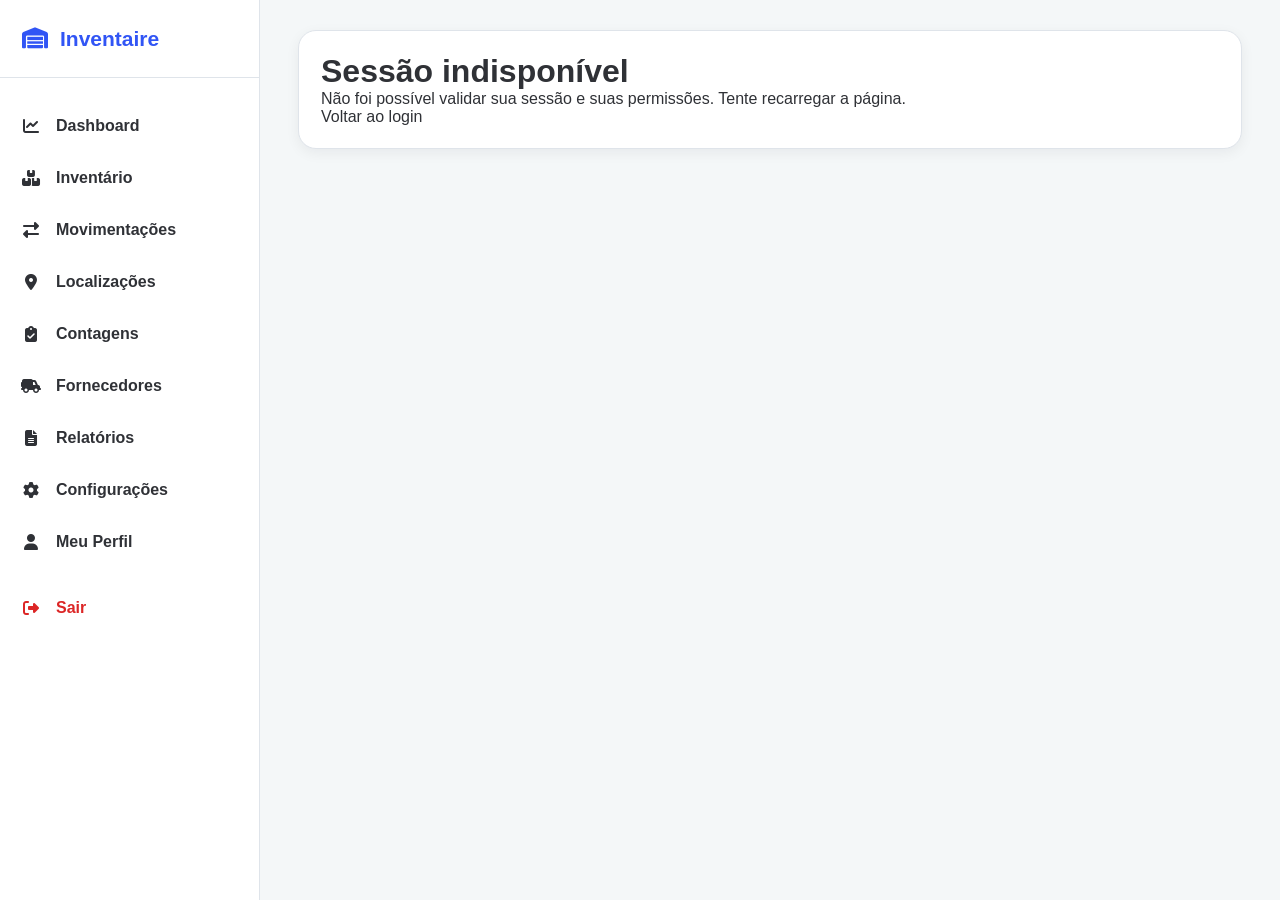
<file: perfil.html>
﻿<!DOCTYPE html>
<html lang="pt-BR">
<head>
    <link rel="icon" type="image/svg+xml" href="assets/images/inventaire.svg">
    <meta charset="UTF-8">
    <meta name="viewport" content="width=device-width,initial-scale=1.0">
    <title>Meu Perfil - Inventaire</title>

    <link rel="stylesheet" href="https://cdnjs.cloudflare.com/ajax/libs/font-awesome/6.7.2/css/all.min.css">
    <link rel="stylesheet" href="css/components.css">
    <link rel="stylesheet" href="css/perfil.css">
    

    <script src="js/api.js"></script>
    <script src="js/theme.js"></script>
    <script src="js/common.js" defer></script>
    <script src="js/perfil.js" defer></script>
</head>

<body class="app-layout" data-page="profile">
    <aside class="sidebar"><div class="brand"><i class="fa-solid fa-warehouse"></i><span>Inventaire</span></div>
        <ul class="nav">
            <li><a data-page="dashboard" href="dashboard.html"><i class="fa-solid fa-chart-line"></i><span>Dashboard</span></a></li>
            <li><a data-page="inventory" href="inventario.html"><i class="fa-solid fa-boxes-stacked"></i><span>Inventário</span></a></li>
            <li><a data-page="movements" href="movimentacoes.html"><i class="fa-solid fa-right-left"></i><span>Movimentações</span></a></li>
            <li><a data-page="locations" href="localizacoes.html"><i class="fa-solid fa-location-dot"></i><span>Localizações</span></a></li>
            <li><a data-page="counts" href="contagens.html"><i class="fa-solid fa-clipboard-check"></i><span>Contagens</span></a></li>
            <li><a data-page="suppliers" href="fornecedores.html"><i class="fa-solid fa-truck-field"></i><span>Fornecedores</span></a></li>
            <li><a data-page="reports" href="relatorios.html"><i class="fa-solid fa-file-lines"></i><span>Relatórios</span></a></li>
            <li><a data-page="admin" href="administracao.html"><i class="fa-solid fa-users-gear"></i><span>Administração</span></a></li>
            <li><a data-page="settings" href="configuracao.html"><i class="fa-solid fa-gear"></i><span>Configurações</span></a></li>
            <li><a data-page="profile" href="perfil.html"><i class="fa-solid fa-user"></i><span>Meu Perfil</span></a></li>
            <li><a class="logout" href="#" onclick="logout();return false"><i class="fa-solid fa-right-from-bracket"></i><span>Sair</span></a></li>
        </ul>
    </aside>

    <main class="main">
        <div class="topbar">
            <div class="page-title">
                <h1>Meu Perfil</h1>
                <p class="text-muted">Atualize seus dados pessoais. Perfil de acesso e unidade são definidos pela administração.</p>
            </div>

            
<div class="top-actions">
    <div class="search-global">
        <input id="globalSearch" placeholder="Pesquisar no sistema">
        <i class="fa-solid fa-magnifying-glass"></i>
    </div>

    <div class="user-chip" id="userChip"></div>
</div>

        </div>

        
<div class="grid profile-layout">
    <aside class="card profile-summary">
        <div class="avatar profile-avatar" id="profileAvatar" aria-hidden="true">—</div>
        <h2 id="profileNameDisplay">—</h2>
        <p class="text-muted" id="profileEmailDisplay">—</p>
        <span class="badge success" id="profileRoleDisplay">—</span>
    </aside>

    <article class="card">
        <div class="section-title">
            <h2>Dados pessoais</h2>
        </div>

        <form id="profileForm" novalidate aria-busy="true">
            <div class="modal-grid">
                <div class="form-group"><label for="profileNome">Nome</label><input id="profileNome" name="nome" maxlength="40" autocomplete="given-name" required disabled></div>
                <div class="form-group"><label for="profileSobrenome">Sobrenome</label><input id="profileSobrenome" name="sobrenome" maxlength="90" autocomplete="family-name" required disabled></div>
                <div class="form-group"><label for="profileEmail">E-mail (usado no login)</label><input id="profileEmail" name="email" type="email" maxlength="60" autocomplete="email" required disabled></div>
                <div class="form-group"><label for="profileTelefone">Telefone (opcional)</label><input id="profileTelefone" name="telefone" type="tel" maxlength="45" autocomplete="tel" disabled></div>
            </div>

            <h3 class="profile-readonly-title">Definidos pela administração</h3>
            <div class="modal-grid">
                <div class="form-group"><label for="profilePerfil">Perfil de acesso</label><input id="profilePerfil" readonly class="profile-readonly"></div>
                <div class="form-group"><label for="profileUnidade">Unidade</label><input id="profileUnidade" readonly class="profile-readonly"></div>
            </div>

            <p id="profileStatus" class="profile-status" role="status" aria-live="polite">Carregando seus dados...</p>

            <div class="profile-actions">
                <button class="btn secondary" type="button" id="cancelProfile" disabled><i class="fa-solid fa-rotate-left"></i>Cancelar</button>
                <button class="btn" type="submit" id="saveProfile" disabled><i class="fa-solid fa-floppy-disk"></i>Salvar</button>
            </div>
        </form>
    </article>
</div>

    </main>

    <div id="toastContainer" class="toast-container"></div>
</body>
</html>
</file>
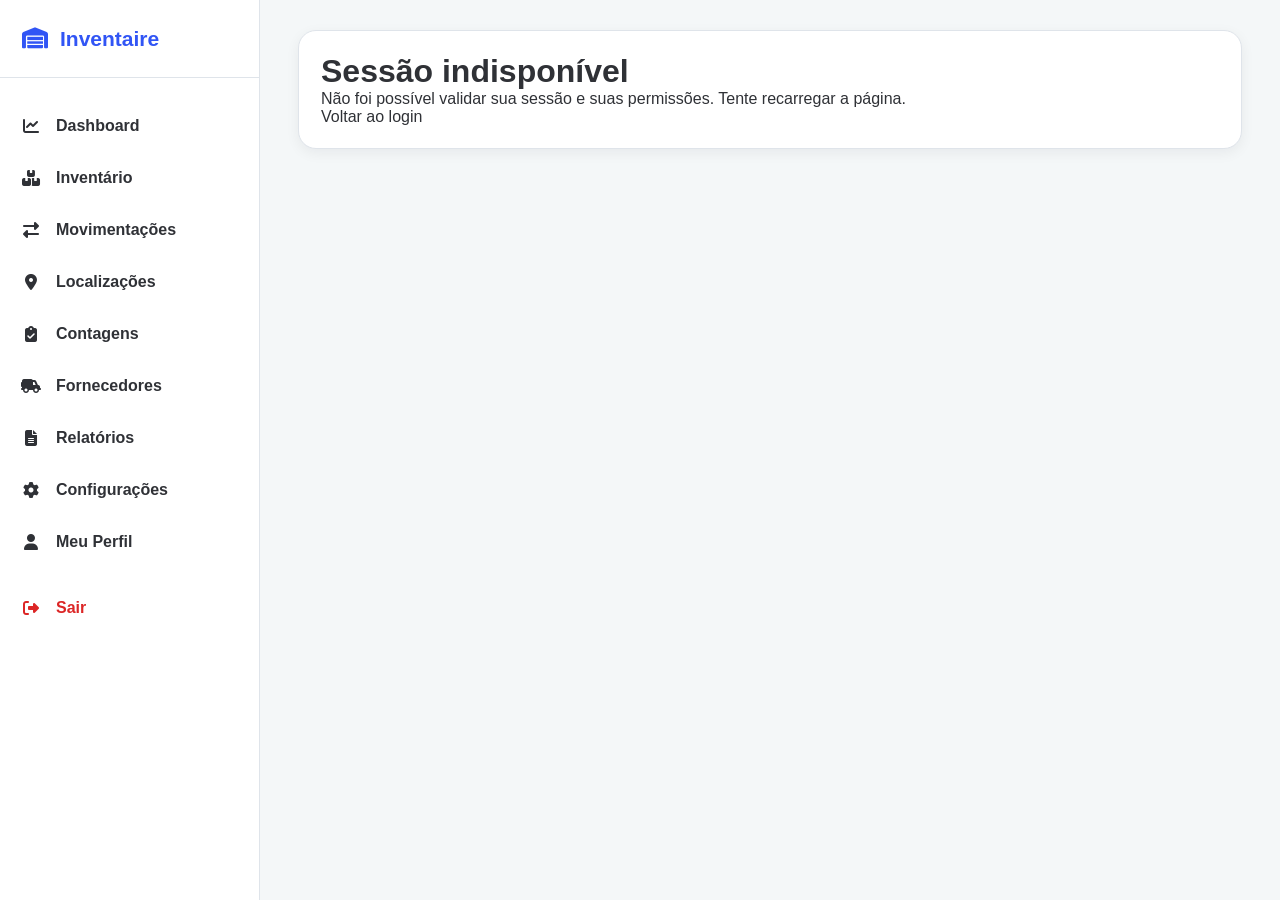
<file: relatorios.html>
<!DOCTYPE html>
<html lang="pt-BR">
<head>
    <link rel="icon" type="image/svg+xml" href="assets/images/inventaire.svg">
    <meta charset="UTF-8">
    <meta name="viewport" content="width=device-width,initial-scale=1.0">
    <title>Relatórios - Inventaire</title>

    <link rel="stylesheet" href="https://cdnjs.cloudflare.com/ajax/libs/font-awesome/6.7.2/css/all.min.css">
    <link rel="stylesheet" href="css/components.css">
    <link rel="stylesheet" href="css/relatorios.css">

    <script src="js/api.js"></script>
    <script src="js/theme.js"></script>
    <script src="js/common.js" defer></script>
    <script src="js/relatorios-comum.js" defer></script>
    <script src="js/relatorios.js" defer></script>
</head>

<body class="app-layout" data-page="reports">
    <aside class="sidebar"><div class="brand"><i class="fa-solid fa-warehouse"></i><span>Inventaire</span></div>
        <ul class="nav">
            <li><a data-page="dashboard" href="dashboard.html"><i class="fa-solid fa-chart-line"></i><span>Dashboard</span></a></li>
            <li><a data-page="inventory" href="inventario.html"><i class="fa-solid fa-boxes-stacked"></i><span>Inventário</span></a></li>
            <li><a data-page="movements" href="movimentacoes.html"><i class="fa-solid fa-right-left"></i><span>Movimentações</span></a></li>
            <li><a data-page="locations" href="localizacoes.html"><i class="fa-solid fa-location-dot"></i><span>Localizações</span></a></li>
            <li><a data-page="counts" href="contagens.html"><i class="fa-solid fa-clipboard-check"></i><span>Contagens</span></a></li>
            <li><a data-page="suppliers" href="fornecedores.html"><i class="fa-solid fa-truck-field"></i><span>Fornecedores</span></a></li>
            <li><a data-page="reports" href="relatorios.html"><i class="fa-solid fa-file-lines"></i><span>Relatórios</span></a></li>
            <li><a data-page="admin" href="administracao.html"><i class="fa-solid fa-users-gear"></i><span>Administração</span></a></li>
            <li><a data-page="settings" href="configuracao.html"><i class="fa-solid fa-gear"></i><span>Configurações</span></a></li>
            <li><a data-page="profile" href="perfil.html"><i class="fa-solid fa-user"></i><span>Meu Perfil</span></a></li>
            <li><a class="logout" href="#" onclick="logout();return false"><i class="fa-solid fa-right-from-bracket"></i><span>Sair</span></a></li>
        </ul>
    </aside>

    <main class="main">
        <div class="topbar">
            <div class="page-title">
                <h1>Relatórios</h1>
                <p class="text-muted">Consultas somente leitura sobre os dados registrados. Nada aqui altera estoque, histórico ou cadastros.</p>
            </div>

<div class="top-actions">
    <div class="search-global">
        <input id="globalSearch" placeholder="Pesquisar no sistema">
        <i class="fa-solid fa-magnifying-glass"></i>
    </div>

    <div class="user-chip" id="userChip"></div>
</div>

        </div>

<div class="report-tabs" role="tablist" aria-label="Relatórios disponíveis">
    <button type="button" role="tab" id="tab-posicao" aria-controls="panel-posicao" aria-selected="false" data-report="posicao">Posição de estoque</button>
    <button type="button" role="tab" id="tab-reposicao" aria-controls="panel-reposicao" aria-selected="false" data-report="reposicao">Reposição</button>
    <button type="button" role="tab" id="tab-movimentacoes" aria-controls="panel-movimentacoes" aria-selected="false" data-report="movimentacoes">Movimentações</button>
    <button type="button" role="tab" id="tab-divergencias" aria-controls="panel-divergencias" aria-selected="false" data-report="divergencias">Divergências</button>
    <button type="button" role="tab" id="tab-saidas" aria-controls="panel-saidas" aria-selected="false" data-report="saidas">Saídas no período</button>
</div>

<!-- Posição de estoque -->
<section class="card table-card report-panel" role="tabpanel" id="panel-posicao" aria-labelledby="tab-posicao" hidden>
    <div class="table-head"><h2>Posição atual de estoque</h2></div>
    <p class="report-meta text-muted">Saldo global de cada produto, estoque mínimo, situação de reposição e distribuição física agregada (lotes, posições e corredores). A localização textual do cadastro é <em>legada</em>; a fonte física é Item → Posição → Corredor.</p>
    <form class="grid report-filters" data-report-form="posicao">
        <div class="form-group"><label for="posicaoProduto">Produto</label><select id="posicaoProduto" data-options="produtos"><option value="">Todos</option></select></div>
        <div class="form-group"><label for="posicaoCategoria">Categoria</label><select id="posicaoCategoria" data-options="categorias"><option value="">Todas</option></select></div>
        <div class="form-group check-group"><input type="checkbox" id="posicaoBaixo"><label for="posicaoBaixo">Somente no limite ou abaixo do mínimo</label></div>
        <div class="form-group"><label for="posicaoPageSize">Itens por página</label><select id="posicaoPageSize"><option>20</option><option>50</option><option>100</option></select></div>
    </form>
    <div class="report-actions"><button class="btn" type="button" data-apply="posicao">Aplicar filtros</button><button class="btn secondary" type="button" data-export="posicao" disabled>Exportar CSV</button></div>
    <div class="report-meta text-muted" id="posicaoMeta"></div>
    <dl class="report-summary" id="posicaoSummary"></dl>
    <p class="report-feedback" id="posicaoFeedback" role="status" aria-live="polite"></p>
    <div class="table-wrap"><table class="report-table" id="posicaoTable">
        <caption>Ordenação: nome do produto, depois código interno.</caption>
        <thead><tr><th scope="col">Produto / SKU</th><th scope="col">Categoria</th><th scope="col">Saldo global</th><th scope="col">Mínimo</th><th scope="col">Situação</th><th scope="col">Distribuição física</th><th scope="col">Validade</th><th scope="col">Localização (legada)</th></tr></thead>
        <tbody id="posicaoBody"><tr><td colspan="8" class="empty">Selecione o relatório para carregar.</td></tr></tbody>
    </table></div>
    <div class="pagination report-pagination" id="posicaoPagination"></div>
</section>

<!-- Reposição -->
<section class="card table-card report-panel" role="tabpanel" id="panel-reposicao" aria-labelledby="tab-reposicao" hidden>
    <div class="table-head"><h2>Produtos no limite ou abaixo do estoque mínimo</h2></div>
    <p class="report-meta text-muted">Critério: saldo ≤ estoque mínimo. Sugestão = mínimo − saldo, nunca negativa; zero indica produto exatamente no limite. Não há pedido de compra, fornecedor, custo ou previsão de demanda.</p>
    <form class="grid report-filters" data-report-form="reposicao">
        <div class="form-group"><label for="reposicaoProduto">Produto</label><select id="reposicaoProduto" data-options="produtos"><option value="">Todos</option></select></div>
        <div class="form-group"><label for="reposicaoCategoria">Categoria</label><select id="reposicaoCategoria" data-options="categorias"><option value="">Todas</option></select></div>
        <div class="form-group"><label for="reposicaoPageSize">Itens por página</label><select id="reposicaoPageSize"><option>20</option><option>50</option><option>100</option></select></div>
    </form>
    <div class="report-actions"><button class="btn" type="button" data-apply="reposicao">Aplicar filtros</button><button class="btn secondary" type="button" data-export="reposicao" disabled>Exportar CSV</button></div>
    <div class="report-meta text-muted" id="reposicaoMeta"></div>
    <dl class="report-summary" id="reposicaoSummary"></dl>
    <p class="report-feedback" id="reposicaoFeedback" role="status" aria-live="polite"></p>
    <div class="table-wrap"><table class="report-table" id="reposicaoTable">
        <caption>Ordenação: maior sugestão primeiro, depois menor saldo e código interno.</caption>
        <thead><tr><th scope="col">Produto / SKU</th><th scope="col">Categoria</th><th scope="col">Saldo global</th><th scope="col">Mínimo</th><th scope="col">Situação</th><th scope="col">Sugestão de reposição</th><th scope="col">Ações</th></tr></thead>
        <tbody id="reposicaoBody"><tr><td colspan="7" class="empty">Selecione o relatório para carregar.</td></tr></tbody>
    </table></div>
    <div class="pagination report-pagination" id="reposicaoPagination"></div>
</section>

<!-- Movimentações -->
<section class="card table-card report-panel" role="tabpanel" id="panel-movimentacoes" aria-labelledby="tab-movimentacoes" hidden>
    <div class="table-head"><h2>Movimentações por período e tipo</h2></div>
    <p class="report-meta text-muted">Período obrigatório (máximo 366 dias), do início do dia inicial ao fim do dia final no seu fuso horário. Histórico imutável; local e lote são os registrados no instante da operação.</p>
    <form class="grid report-filters" data-report-form="movimentacoes">
        <div class="form-group"><label for="movimentacoesInicio">Data inicial</label><input type="date" id="movimentacoesInicio" required></div>
        <div class="form-group"><label for="movimentacoesFim">Data final (inclusive)</label><input type="date" id="movimentacoesFim" required></div>
        <div class="form-group"><label for="movimentacoesTipo">Tipo</label><select id="movimentacoesTipo"><option value="">Todos</option><option value="ENTRADA">Entrada</option><option value="SAIDA">Saída</option><option value="AJUSTE">Ajuste</option></select></div>
        <div class="form-group"><label for="movimentacoesProduto">Produto</label><select id="movimentacoesProduto" data-options="produtos"><option value="">Todos</option></select></div>
        <div class="form-group"><label for="movimentacoesCorredor">Corredor</label><select id="movimentacoesCorredor" data-options="corredores" data-positions="movimentacoesPosicao"><option value="">Todos</option></select></div>
        <div class="form-group"><label for="movimentacoesPosicao">Posição</label><select id="movimentacoesPosicao" data-options="posicoes"><option value="">Todas</option></select></div>
        <div class="form-group"><label for="movimentacoesLote">Lote (exato)</label><input id="movimentacoesLote" maxlength="200"></div>
        <div class="form-group"><label for="movimentacoesPageSize">Itens por página</label><select id="movimentacoesPageSize"><option>20</option><option>50</option><option>100</option></select></div>
    </form>
    <div class="report-actions"><button class="btn" type="button" data-apply="movimentacoes">Aplicar filtros</button><button class="btn secondary" type="button" data-export="movimentacoes" disabled>Exportar CSV</button></div>
    <div class="report-meta text-muted" id="movimentacoesMeta"></div>
    <dl class="report-summary" id="movimentacoesSummary"></dl>
    <p class="report-feedback" id="movimentacoesFeedback" role="status" aria-live="polite"></p>
    <div class="table-wrap"><table class="report-table" id="movimentacoesTable">
        <caption>Ordenação: data/hora mais recente primeiro, depois número da movimentação.</caption>
        <thead><tr><th scope="col">Data/Hora</th><th scope="col">Produto / SKU</th><th scope="col">Tipo</th><th scope="col">Quantidade</th><th scope="col">Saldo global</th><th scope="col">Variação</th><th scope="col">Local / lote</th><th scope="col">Responsável</th><th scope="col">Motivo</th></tr></thead>
        <tbody id="movimentacoesBody"><tr><td colspan="9" class="empty">Selecione o relatório para carregar.</td></tr></tbody>
    </table></div>
    <div class="pagination report-pagination" id="movimentacoesPagination"></div>
</section>

<!-- Divergências -->
<section class="card table-card report-panel" role="tabpanel" id="panel-divergencias" aria-labelledby="tab-divergencias" hidden>
    <div class="table-head"><h2>Divergências de inventário</h2></div>
    <p class="report-meta text-muted">Contagens com divergência diferente de zero. Sistêmico, físico, local e status são os do instante da contagem (snapshot), não o saldo atual. Período opcional: deixe as duas datas vazias para todo o histórico.</p>
    <form class="grid report-filters" data-report-form="divergencias">
        <div class="form-group"><label for="divergenciasInicio">Data inicial (opcional)</label><input type="date" id="divergenciasInicio"></div>
        <div class="form-group"><label for="divergenciasFim">Data final (opcional, inclusive)</label><input type="date" id="divergenciasFim"></div>
        <div class="form-group"><label for="divergenciasSituacao">Situação</label><select id="divergenciasSituacao"><option value="">Todas</option><option value="PENDENTE">Pendente</option><option value="APLICADA">Aplicada</option></select></div>
        <div class="form-group"><label for="divergenciasSinal">Sinal</label><select id="divergenciasSinal"><option value="">Todos</option><option value="positiva">Positiva (sobra)</option><option value="negativa">Negativa (falta)</option></select></div>
        <div class="form-group"><label for="divergenciasProduto">Produto</label><select id="divergenciasProduto" data-options="produtos"><option value="">Todos</option></select></div>
        <div class="form-group"><label for="divergenciasCorredor">Corredor</label><select id="divergenciasCorredor" data-options="corredores" data-positions="divergenciasPosicao"><option value="">Todos</option></select></div>
        <div class="form-group"><label for="divergenciasPosicao">Posição</label><select id="divergenciasPosicao" data-options="posicoes"><option value="">Todas</option></select></div>
        <div class="form-group"><label for="divergenciasLote">Lote (exato)</label><input id="divergenciasLote" maxlength="200"></div>
        <div class="form-group"><label for="divergenciasPageSize">Itens por página</label><select id="divergenciasPageSize"><option>20</option><option>50</option><option>100</option></select></div>
    </form>
    <div class="report-actions"><button class="btn" type="button" data-apply="divergencias">Aplicar filtros</button><button class="btn secondary" type="button" data-export="divergencias" disabled>Exportar CSV</button><a class="btn secondary" href="contagens.html">Abrir contagens</a></div>
    <div class="report-meta text-muted" id="divergenciasMeta"></div>
    <dl class="report-summary" id="divergenciasSummary"></dl>
    <p class="report-feedback" id="divergenciasFeedback" role="status" aria-live="polite"></p>
    <div class="table-wrap"><table class="report-table" id="divergenciasTable">
        <caption>Ordenação: data/hora da contagem mais recente primeiro, depois número da contagem.</caption>
        <thead><tr><th scope="col">Data/Hora</th><th scope="col">Produto / SKU</th><th scope="col">Local / lote</th><th scope="col">Status do item</th><th scope="col">Sistêmico</th><th scope="col">Físico</th><th scope="col">Divergência</th><th scope="col">Situação</th><th scope="col">Responsável</th><th scope="col">Observação</th></tr></thead>
        <tbody id="divergenciasBody"><tr><td colspan="10" class="empty">Selecione o relatório para carregar.</td></tr></tbody>
    </table></div>
    <div class="pagination report-pagination" id="divergenciasPagination"></div>
</section>

<!-- Saídas no período (indicador aprovado; não é giro) -->
<section class="card table-card report-panel" role="tabpanel" id="panel-saidas" aria-labelledby="tab-saidas" hidden>
    <div class="table-head"><h2>Saídas no período</h2></div>
    <p class="report-meta text-muted">Soma das quantidades das movimentações de <strong>Saída</strong> por produto no período (máximo 366 dias). Este indicador operacional <strong>não é giro de estoque</strong>: não considera estoque médio, custo nem ajustes. Produtos sem saídas no período não aparecem.</p>
    <form class="grid report-filters" data-report-form="saidas">
        <div class="form-group"><label for="saidasInicio">Data inicial</label><input type="date" id="saidasInicio" required></div>
        <div class="form-group"><label for="saidasFim">Data final (inclusive)</label><input type="date" id="saidasFim" required></div>
        <div class="form-group"><label for="saidasProduto">Produto</label><select id="saidasProduto" data-options="produtos"><option value="">Todos</option></select></div>
        <div class="form-group"><label for="saidasCategoria">Categoria</label><select id="saidasCategoria" data-options="categorias"><option value="">Todas</option></select></div>
        <div class="form-group"><label for="saidasPageSize">Itens por página</label><select id="saidasPageSize"><option>20</option><option>50</option><option>100</option></select></div>
    </form>
    <div class="report-actions"><button class="btn" type="button" data-apply="saidas">Aplicar filtros</button><button class="btn secondary" type="button" data-export="saidas" disabled>Exportar CSV</button></div>
    <div class="report-meta text-muted" id="saidasMeta"></div>
    <dl class="report-summary" id="saidasSummary"></dl>
    <p class="report-feedback" id="saidasFeedback" role="status" aria-live="polite"></p>
    <div class="table-wrap"><table class="report-table" id="saidasTable">
        <caption>Ordenação: maior quantidade de saída primeiro, depois código interno do produto.</caption>
        <thead><tr><th scope="col">Produto / SKU</th><th scope="col">Categoria</th><th scope="col">Eventos de saída</th><th scope="col">Unidades saídas</th></tr></thead>
        <tbody id="saidasBody"><tr><td colspan="4" class="empty">Selecione o relatório para carregar.</td></tr></tbody>
    </table></div>
    <div class="pagination report-pagination" id="saidasPagination"></div>
</section>

    </main>
    <div id="toastContainer" class="toast-container"></div>
</body>
</html>
</file>
<file: css/components.css>
:root{
    --primary:#3155f5;
    --primary-dark:#2444d8;
    --primary-soft:#e9edff;

    --success:#2e7d32;
    --success-soft:#e8f5e9;

    --warning:#f59e0b;
    --warning-soft:#fff8e1;

    --danger:#dc2626;
    --danger-soft:#ffebee;

    --info:#0ea5e9;
    --info-soft:#e0f2fe;

    --background:#f4f7f8;
    --surface:#ffffff;
    --surface-soft:#f8fafc;

    --text:#2f3136;
    --muted:#6b7280;
    --border:#dfe4ea;

    --table-head:#f6f8fb;
    --table-hover:#fafcff;
    --icon-bg:#f1f5f9;

    --sidebar-width:260px;
    --radius-sm:8px;
    --radius-md:12px;
    --radius-lg:18px;

    --shadow-sm:0 4px 14px rgba(15,23,42,.06);
    --shadow-md:0 12px 28px rgba(15,23,42,.10);
    --shadow-lg:0 24px 60px rgba(15,23,42,.18);
}

html[data-theme="dark"]{
    --primary:#60a5fa;
    --primary-dark:#3b82f6;
    --primary-soft:#1e3a5f;

    --success:#4ade80;
    --success-soft:#143a25;

    --warning:#fbbf24;
    --warning-soft:#4b3508;

    --danger:#f87171;
    --danger-soft:#4a1f24;

    --info:#38bdf8;
    --info-soft:#12344a;

    --background:#0b1120;
    --surface:#162033;
    --surface-soft:#1e293b;

    --text:#f8fafc;
    --muted:#94a3b8;
    --border:#334155;

    --table-head:#1e293b;
    --table-hover:#22304b;
    --icon-bg:#243247;

    --shadow-sm:0 4px 14px rgba(0,0,0,.24);
    --shadow-md:0 12px 28px rgba(0,0,0,.34);
    --shadow-lg:0 24px 60px rgba(0,0,0,.45);
}

*{box-sizing:border-box;margin:0;padding:0}

html{scroll-behavior:smooth}

body{
    min-height:100vh;
    background:var(--background);
    color:var(--text);
    font-family:Inter,"Segoe UI",Arial,sans-serif;
    transition:background-color .25s ease,color .25s ease;
}

body.app-layout{display:flex}

/* Etapa 2E: ações protegidas e Administração só aparecem após /session confirmar as permissões. */
body:not(.permissions-ready) [data-permission],
body:not(.permissions-ready) .nav li:has(> a[data-page="admin"]){display:none !important}

a{text-decoration:none;color:inherit}
button,input,select,textarea{font:inherit}
button{cursor:pointer}
img{display:block;max-width:100%}

.sidebar{
    position:fixed;
    inset:0 auto 0 0;
    z-index:50;
    width:var(--sidebar-width);
    height:100vh;
    overflow-y:auto;
    background:var(--surface);
    border-right:1px solid var(--border);
}

.brand{
    min-height:78px;
    display:flex;
    align-items:center;
    gap:12px;
    padding:0 22px;
    border-bottom:1px solid var(--border);
    color:var(--primary);
    font-size:21px;
    font-weight:800;
}

.nav{list-style:none;padding:22px 0}

.nav a{
    position:relative;
    min-height:52px;
    display:flex;
    align-items:center;
    gap:14px;
    padding:0 20px;
    color:var(--text);
    font-weight:600;
    transition:.2s;
}

.nav a i{width:22px;text-align:center}

.nav a:hover,
.nav a.active{
    background:var(--primary-soft);
    color:var(--primary);
}

.nav a.active::before{
    content:"";
    position:absolute;
    left:0;
    top:0;
    bottom:0;
    width:4px;
    border-radius:0 4px 4px 0;
    background:var(--primary);
}

.nav .logout{
    margin-top:14px;
    color:var(--danger);
}

.main{
    width:calc(100% - var(--sidebar-width));
    min-height:100vh;
    margin-left:var(--sidebar-width);
    padding:30px 38px 50px;
    overflow-x:hidden;
}

.topbar{
    display:flex;
    align-items:center;
    justify-content:space-between;
    gap:20px;
    margin-bottom:28px;
}

.page-title{
    display:flex;
    flex-direction:column;
    gap:6px;
}

.page-title h1{
    font-size:clamp(30px,3vw,44px);
    line-height:1.1;
}

.text-muted{color:var(--muted)}

.top-actions,
.header-actions,
.toolbar,
.filter-actions,
.action-buttons{
    display:flex;
    align-items:center;
    gap:10px;
    flex-wrap:wrap;
}

.search-global{
    position:relative;
    min-width:260px;
}

.search-global input{
    width:100%;
    height:42px;
    padding:0 42px 0 14px;
    border:1px solid var(--border);
    border-radius:11px;
    background:var(--surface);
    color:var(--text);
}

.search-global i{
    position:absolute;
    right:14px;
    top:50%;
    transform:translateY(-50%);
    color:var(--muted);
}

.notification-wrap,
.user-chip{position:relative}

.notification-btn{
    width:42px;
    height:42px;
    border:1px solid var(--border);
    border-radius:11px;
    background:var(--surface);
    color:var(--text);
}

.notification-count{
    position:absolute;
    top:-5px;
    right:-5px;
    min-width:19px;
    height:19px;
    padding:0 5px;
    display:flex;
    align-items:center;
    justify-content:center;
    border-radius:999px;
    background:var(--danger);
    color:#fff;
    font-size:11px;
    font-weight:800;
}

.notification-panel{
    position:absolute;
    right:0;
    top:50px;
    z-index:100;
    width:340px;
    display:none;
    padding:10px;
    border:1px solid var(--border);
    border-radius:14px;
    background:var(--surface);
    box-shadow:var(--shadow-md);
}

.notification-panel.active{display:block}

.notification-item{
    display:flex;
    gap:12px;
    padding:12px;
    border-radius:10px;
}

.notification-item:hover{background:var(--surface-soft)}

.user-chip button{
    display:flex;
    align-items:center;
    gap:10px;
    padding:6px 10px 6px 6px;
    border:1px solid var(--border);
    border-radius:999px;
    background:var(--surface);
    color:var(--text);
}

.avatar{
    width:36px;
    height:36px;
    display:flex;
    align-items:center;
    justify-content:center;
    border-radius:50%;
    background:linear-gradient(145deg,var(--primary),#6b82ff);
    color:#fff;
    font-weight:800;
}

.user-menu{
    position:absolute;
    right:0;
    top:52px;
    z-index:110;
    width:220px;
    display:none;
    padding:8px;
    border:1px solid var(--border);
    border-radius:14px;
    background:var(--surface);
    box-shadow:var(--shadow-md);
}

.user-menu.active{display:block}

.user-menu a,
.user-menu button{
    width:100%;
    display:flex;
    align-items:center;
    gap:10px;
    padding:11px 12px;
    border:none;
    border-radius:9px;
    background:transparent;
    color:var(--text);
    text-align:left;
}

.user-menu a:hover,
.user-menu button:hover{background:var(--surface-soft)}

.btn{
    min-height:44px;
    display:inline-flex;
    align-items:center;
    justify-content:center;
    gap:9px;
    padding:0 18px;
    border:1px solid transparent;
    border-radius:11px;
    background:var(--primary);
    color:#fff;
    font-weight:700;
    transition:.2s;
}

.btn:hover{
    background:var(--primary-dark);
    transform:translateY(-1px);
}

.btn.secondary{
    background:var(--surface);
    color:var(--text);
    border-color:var(--border);
}

.btn.secondary:hover{
    background:var(--primary);
    color:#fff;
    border-color:var(--primary);
}

.btn.success{background:var(--success)}
.btn.warning{background:var(--warning)}
.btn.danger{background:var(--danger)}

.card{
    min-width:0;
    padding:22px;
    border:1px solid var(--border);
    border-radius:var(--radius-lg);
    background:var(--surface);
    box-shadow:var(--shadow-sm);
}

.grid{display:grid;gap:22px}

.monitoring-grid{grid-template-columns:minmax(0,2fr) minmax(0,1fr)}
.monitoring-grid > aside{min-width:0}
.monitoring-grid .camera-list-item{flex-wrap:wrap;gap:8px;color:var(--text)}
.monitoring-grid .camera-list-item > span:first-child{min-width:0;overflow-wrap:anywhere}

/* O tamanho intrínseco do frame define a proporção, inclusive em MJPEG.
   Os dois limites reduzem a imagem inteira; o SVG ocupa o mesmo retângulo. */
.monitoring-grid #videoContainer,
.monitoring-grid #streamWrapper{
    width:fit-content;
    max-width:100%;
    margin-inline:auto;
}
.monitoring-grid #streamWrapper{position:relative}
.monitoring-grid #videoStream{
    display:block;
    width:auto;
    height:auto;
    max-width:100%;
    max-height:75vh;
    max-height:75dvh;
    object-fit:contain;
}
.monitoring-grid #zonasOverlay{
    position:absolute;
    inset:0;
    width:100%;
    height:100%;
    pointer-events:none;
}
.monitoring-grid .stream-placeholder{
    padding:24px;
    text-align:center;
    color:var(--text-muted);
    background:var(--surface);
    border-radius:14px;
}

.kpi-grid{
    grid-template-columns:repeat(4,minmax(0,1fr));
    margin-bottom:26px;
}

.kpi{
    position:relative;
    min-height:166px;
    display:flex;
    flex-direction:column;
    align-items:center;
    justify-content:center;
    text-align:center;
}

.kpi i{
    position:absolute;
    top:18px;
    right:20px;
    color:var(--primary);
    font-size:32px;
    opacity:.18;
}

.kpi h3{font-size:17px}

.kpi strong{
    margin:8px 0;
    color:var(--primary);
    font-size:42px;
    line-height:1;
}

.charts-grid{
    grid-template-columns:repeat(2,minmax(0,1fr));
    margin:24px 0;
}

.chart-box{
    position:relative;
    min-height:310px;
}

.chart-box canvas{
    width:100%!important;
    height:300px!important;
}

.section-title{
    display:flex;
    align-items:center;
    justify-content:space-between;
    gap:14px;
    margin-bottom:18px;
}

.section-title h2{font-size:22px}

.filters{grid-template-columns:repeat(3,minmax(0,1fr))}

.form-group{
    min-width:0;
    display:flex;
    flex-direction:column;
    gap:7px;
}

.form-group label{
    font-size:14px;
    font-weight:700;
}

.form-group input,
.form-group select,
.form-group textarea{
    width:100%;
    border:1px solid var(--border);
    border-radius:11px;
    background:var(--surface-soft);
    color:var(--text);
}

.form-group input,
.form-group select{
    height:44px;
    padding:0 13px;
}

.form-group textarea{
    min-height:94px;
    padding:12px 13px;
    resize:vertical;
}

.form-group input::placeholder,
.form-group textarea::placeholder{color:var(--muted)}

.form-group input:focus,
.form-group select:focus,
.form-group textarea:focus{
    outline:none;
    border-color:var(--primary);
    box-shadow:0 0 0 3px rgba(49,85,245,.12);
}

html[data-theme="dark"] select option{
    background:var(--surface);
    color:var(--text);
}

.table-card{
    padding:0;
    overflow:hidden;
}

.table-head{
    display:flex;
    align-items:center;
    justify-content:space-between;
    gap:16px;
    flex-wrap:wrap;
    padding:22px 24px;
    border-bottom:1px solid var(--border);
}

/* Aviso de estado da listagem, alinhado ao cabeçalho do card de tabela. */
.table-feedback{padding:12px 24px 0}
.table-feedback[hidden]{display:none}

.table-wrap{
    width:100%;
    overflow:auto;
    padding:0 14px;
}

table{
    width:100%;
    border-collapse:collapse;
    background:var(--surface);
}

th{
    background:var(--table-head);
    color:var(--text);
    font-size:13px;
    text-align:left;
    white-space:nowrap;
}

th,td{
    padding:14px 12px;
    border-bottom:1px solid var(--border);
    vertical-align:middle;
}

tbody tr:hover{background:var(--table-hover)}

body[data-page="alerts"] .table-wrap table{min-width:860px}
body[data-page="alerts"] .table-wrap td:nth-child(2),
body[data-page="alerts"] .table-wrap td:nth-child(3){
    max-width:240px;
    overflow-wrap:anywhere;
}

.badge{
    display:inline-flex;
    align-items:center;
    justify-content:center;
    padding:6px 10px;
    border-radius:999px;
    font-size:12px;
    font-weight:700;
    white-space:nowrap;
}

.badge.success{background:var(--success-soft);color:var(--success)}
.badge.warning{background:var(--warning-soft);color:var(--warning)}
.badge.danger{background:var(--danger-soft);color:var(--danger)}
.badge.info{background:var(--info-soft);color:var(--info)}

.icon-btn{
    width:34px;
    height:34px;
    display:inline-flex;
    align-items:center;
    justify-content:center;
    border:none;
    border-radius:9px;
    background:var(--icon-bg);
    color:var(--text);
}

.icon-btn:hover{background:var(--primary);color:#fff}

.pagination{
    display:flex;
    justify-content:center;
    gap:8px;
    padding:20px;
}

.pagination button{
    width:38px;
    height:38px;
    border:none;
    border-radius:9px;
    background:var(--icon-bg);
    color:var(--text);
    font-weight:700;
}

.pagination button.active,
.pagination button:hover{
    background:var(--primary);
    color:#fff;
}

.modal{
    position:fixed;
    inset:0;
    z-index:150;
    display:none;
    align-items:center;
    justify-content:center;
    padding:20px;
    background:rgba(2,6,23,.72);
}

.modal.active{display:flex}

/* O atributo hidden precisa vencer o display dos componentes internos
   (.form-group, .btn) usados dentro dos modais. */
.modal [hidden]{display:none}

.modal-box{
    position:relative;
    width:min(940px,96vw);
    max-height:92vh;
    overflow:auto;
    padding:26px;
    border:1px solid var(--border);
    border-radius:18px;
    background:var(--surface);
    color:var(--text);
    box-shadow:var(--shadow-lg);
}

.modal-close{
    position:absolute;
    right:18px;
    top:16px;
    width:38px;
    height:38px;
    border:none;
    border-radius:10px;
    background:var(--icon-bg);
    color:var(--text);
    font-size:24px;
}

.modal-grid{
    display:grid;
    grid-template-columns:repeat(2,minmax(0,1fr));
    gap:18px;
}

.modal-footer{
    display:flex;
    justify-content:flex-end;
    gap:12px;
    padding-top:18px;
    margin-top:20px;
    border-top:1px solid var(--border);
}

.toast-container{
    position:fixed;
    right:22px;
    bottom:22px;
    z-index:300;
}

.toast{
    min-width:280px;
    margin-top:10px;
    padding:14px 16px;
    border:1px solid var(--border);
    border-left:4px solid var(--success);
    border-radius:10px;
    background:var(--surface);
    color:var(--text);
    box-shadow:var(--shadow-md);
}

.timeline{
    display:flex;
    flex-direction:column;
    gap:14px;
}

.timeline-item{
    display:flex;
    align-items:flex-start;
    gap:12px;
}

.timeline-icon{
    width:38px;
    height:38px;
    flex:0 0 38px;
    display:flex;
    align-items:center;
    justify-content:center;
    border-radius:50%;
    background:var(--primary-soft);
    color:var(--primary);
}

.progress{
    height:9px;
    overflow:hidden;
    border-radius:999px;
    background:var(--surface-soft);
}

.progress span{
    display:block;
    height:100%;
    border-radius:inherit;
    background:var(--primary);
}

.empty{
    padding:34px;
    text-align:center;
    color:var(--muted);
}

@media(max-width:1200px){
    .kpi-grid{grid-template-columns:repeat(2,1fr)}
    .filters{grid-template-columns:repeat(2,1fr)}
}

@media(max-width:960px){
    body.app-layout{display:block}
    .sidebar{position:static;width:100%;height:auto}
    .brand{height:62px}
    .nav{display:flex;overflow:auto;padding:10px}
    .nav li{flex:0 0 auto}
    .nav a{min-height:42px;padding:0 13px;border-radius:9px}
    .nav a.active::before{display:none}
    .main{width:100%;margin-left:0;padding:22px}
    .charts-grid{grid-template-columns:1fr}
    .monitoring-grid{grid-template-columns:1fr}
    .topbar{align-items:flex-start;flex-direction:column}
    .top-actions{width:100%}
    .search-global{flex:1}
    .user-chip{margin-left:auto}
}

@media(max-width:640px){
    .kpi-grid,.filters{grid-template-columns:1fr}
    .modal-grid{grid-template-columns:1fr}
    .main{padding:16px}
    .top-actions{display:grid;grid-template-columns:1fr auto auto}
    .search-global{min-width:0}
    .notification-panel{position:fixed;left:12px;right:12px;top:70px;width:auto}
}

.topbar{
    align-items:flex-start;
}

.top-actions{
    margin-left:auto;
    justify-content:flex-end;
    max-width:760px;
}

.user-chip{
    flex:0 0 auto;
}

.user-chip > button{
    min-width:220px;
    min-height:54px;
    justify-content:flex-start;
    padding:7px 14px 7px 8px;
}

.user-chip > button > span:not(.avatar){
    min-width:0;
    flex:1;
}

.user-chip > button strong,
.user-chip > button small{
    display:block;
    overflow:hidden;
    text-overflow:ellipsis;
    white-space:nowrap;
}

.user-chip > button strong{
    font-size:14px;
}

.user-chip > button small{
    margin-top:3px;
    color:var(--muted);
    font-size:12px;
}

.user-chip > button > i{
    margin-left:auto;
}

.search-global{
    flex:1 1 290px;
    max-width:390px;
}

.search-results{
    position:absolute;
    left:0;
    right:0;
    top:49px;
    z-index:120;
    display:none;
    max-height:360px;
    overflow:auto;
    padding:8px;
    border:1px solid var(--border);
    border-radius:14px;
    background:var(--surface);
    box-shadow:var(--shadow-md);
}

.search-results.active{
    display:block;
}

.search-result-item{
    width:100%;
    display:flex;
    align-items:center;
    gap:12px;
    padding:11px 12px;
    border:none;
    border-radius:10px;
    background:transparent;
    color:var(--text);
    text-align:left;
}

.search-result-item:hover,
.search-result-item.selected{
    background:var(--primary-soft);
    color:var(--primary);
}

.search-result-item i{
    position:static;
    width:22px;
    transform:none;
    color:inherit;
    text-align:center;
}

.search-result-copy{
    min-width:0;
}

.search-result-copy strong,
.search-result-copy small{
    display:block;
    overflow:hidden;
    text-overflow:ellipsis;
    white-space:nowrap;
}

.search-result-copy small{
    margin-top:2px;
    color:var(--muted);
}

.search-empty{
    padding:14px;
    color:var(--muted);
    text-align:center;
}

/* Modal de usuários */
.user-status-row{
    display:flex;
    align-items:center;
    justify-content:space-between;
    gap:16px;
    padding:13px 0;
}

@media(max-width:1280px){
    .topbar{
        flex-direction:column;
    }

    .top-actions{
        width:100%;
        max-width:none;
        margin-left:0;
        justify-content:flex-start;
    }

    .search-global{
        max-width:none;
    }
}

@media(max-width:760px){
    .top-actions{
        display:grid;
        grid-template-columns:minmax(0,1fr) auto auto;
    }

    .user-chip > button{
        min-width:52px;
        width:52px;
        padding:7px;
    }

    .user-chip > button > span:not(.avatar),
    .user-chip > button > i{
        display:none;
    }
}

.user-copy{

    display:flex;
    flex-direction:column;
    justify-content:center;

    flex:1;

    gap:3px;

    text-align:left;

}

.user-copy strong{

    margin:0;
    line-height:1.2;
    font-size:15px;

}

.user-copy small{

    margin:0;
    line-height:1.2;

    color:var(--muted);

    font-size:12px;

}

.user-chip{
    flex:0 0 auto;
}

.user-chip > button{
    width:auto;
    min-width:220px;
    min-height:62px;

    display:flex;
    align-items:center;
    justify-content:flex-start;

    gap:12px;

    padding:7px 16px 7px 8px;

    border-radius:999px;
}

.user-chip > button .avatar{
    width:46px;
    height:46px;

    flex:0 0 46px;

    display:flex;
    align-items:center;
    justify-content:center;

    margin:0;

    font-size:18px;
    line-height:1;
}

.user-chip > button .user-copy{
    min-width:0;
    flex:1;

    display:flex !important;
    flex-direction:column;
    align-items:flex-start;
    justify-content:center;

    gap:2px;

    margin:0;
    padding:0;

    text-align:left;
    line-height:1;
}

.user-chip > button .user-copy strong{
    display:block;

    margin:0;
    padding:0;

    font-size:15px;
    font-weight:700;
    line-height:1.2;

    white-space:nowrap;
    overflow:hidden;
    text-overflow:ellipsis;
}

.user-chip > button .user-copy small{
    display:block;

    margin:0;
    padding:0;

    color:var(--muted);

    font-size:12px;
    line-height:1.2;

    white-space:nowrap;
    overflow:hidden;
    text-overflow:ellipsis;
}

.user-chip > button > i{
    flex:0 0 auto;
    margin-left:auto;
    font-size:16px;
}

.user-chip > button br{
    display:none !important;
}

.worker-modal-box{width:min(720px,96vw)}
.worker-profile{display:flex;align-items:center;gap:16px;margin-bottom:22px}
.worker-avatar{width:64px;height:64px;font-size:20px}
.worker-detail-grid{display:grid;grid-template-columns:repeat(4,minmax(0,1fr));gap:14px}
.worker-detail-card{padding:16px;border:1px solid var(--border);border-radius:12px;background:var(--surface-soft)}
.worker-detail-card span{display:block;margin-bottom:6px;color:var(--muted);font-size:12px}
.worker-detail-card strong{font-size:15px}
.worker-ppe-list{display:grid;grid-template-columns:repeat(2,minmax(0,1fr));gap:12px}
.worker-ppe-item{display:flex;align-items:center;justify-content:space-between;gap:12px;padding:12px 14px;border:1px solid var(--border);border-radius:10px;background:var(--surface-soft)}
@media(max-width:700px){.worker-detail-grid,.worker-ppe-list{grid-template-columns:1fr}}


/* =========================================================
   BOTÃO LIMPAR NOTIFICAÇÕES
========================================================= */
.notification-clear-btn{
    margin-left:auto;
    display:inline-flex;
    align-items:center;
    justify-content:center;
    gap:6px;
    min-height:32px;
    padding:0 10px;
    border:1px solid var(--border);
    border-radius:9px;
    background:var(--surface-soft);
    color:var(--muted);
    font-size:12px;
    font-weight:700;
    cursor:pointer;
    transition:.2s;
}

.notification-clear-btn:hover{
    background:var(--danger-soft);
    color:var(--text);
    border-color:color-mix(in srgb,var(--danger) 35%,var(--border));
}

.notification-clear-btn i{
    font-size:12px;
}
[hidden] {
    display: none !important;
}


/* Etapa 2E: controle de perfil/atividade na Administração. */
.sr-only{position:absolute;width:1px;height:1px;padding:0;margin:-1px;overflow:hidden;clip:rect(0,0,0,0);white-space:nowrap;border:0}
.user-access{display:flex;flex-wrap:wrap;gap:8px;align-items:center}
.user-access select{min-width:140px;padding:8px 10px;border:1px solid var(--border);border-radius:10px;background:var(--surface);color:var(--text)}
.user-access select:disabled,.user-access .btn:disabled{opacity:.55;cursor:not-allowed}
.user-unit{width:100%;min-width:90px;max-width:160px;padding:8px 10px;border:1px solid var(--border);border-radius:10px;background:var(--surface);color:var(--text)}
.user-unit:focus{outline:none;border-color:var(--primary)}
.user-unit:disabled{opacity:.55;cursor:not-allowed}
</file>
<file: css/configuracao.css>
.settings-grid { grid-template-columns: repeat(2, minmax(0, 1fr)); }
.settings-grid > .card > p { margin-bottom: 18px; }
.settings-grid > *, .vision-control, .vision-actions > * { min-width: 0; }
.vision-settings { grid-column: 1 / -1; }
.vision-control { display: grid; gap: 12px; padding: 20px 0; border-bottom: 1px solid var(--border); margin-bottom: 20px; overflow-wrap: anywhere; }
.vision-actions { display: flex; flex-wrap: wrap; align-items: end; gap: 12px; }
.vision-actions .form-group { flex: 1 1 180px; max-width: 320px; }
.vision-actions input { width: 100%; }
.vision-control .btn:disabled { cursor: not-allowed; opacity: .65; }
@media (max-width: 600px) {
    .settings-grid { grid-template-columns: minmax(0, 1fr); }
    .vision-actions .form-group { max-width: none; flex-basis: 100%; }
    .vision-actions .btn { flex: 1; }
}
</file>
<file: css/movimentacoes.css>
.movement-form-grid{grid-template-columns:repeat(2,minmax(0,1fr))}
.movement-filters{grid-template-columns:repeat(3,minmax(0,1fr));margin:20px 0}
#movementFields{border:0;padding:0;margin:0;min-width:0}
.movement-actions{display:flex;gap:12px;flex-wrap:wrap;margin-top:20px}
.movement-history{margin-top:24px}
.movement-table{min-width:1100px}
.movement-table td{overflow-wrap:anywhere;max-width:300px}
#movementPagination button{width:auto;min-width:80px;padding:8px 12px}
#movementFeedback{margin-top:16px}
#movementFeedback[data-error="true"]{color:var(--danger)}
@media(max-width:800px){.movement-form-grid,.movement-filters{grid-template-columns:1fr}}
</file>
<file: css/contagens.css>
#countFields{border:0;padding:0;margin:0;min-width:0}
.count-notice{margin-bottom:24px;color:var(--warning);background:var(--warning-soft)}
.count-filters{grid-template-columns:repeat(3,minmax(0,1fr));margin:20px 0}
.count-info{display:grid;grid-template-columns:repeat(auto-fit,minmax(140px,1fr));gap:12px;margin:16px 0}
.count-info[hidden]{display:none}
.count-info div{min-width:0;padding:10px 12px;border:1px solid var(--border);border-radius:10px;background:var(--surface-soft)}
.count-info dt{font-size:12px;color:var(--muted)}
.count-info dd{margin:4px 0 0;font-weight:600;overflow-wrap:anywhere}
.count-effect{padding:12px;border-left:4px solid var(--warning);background:var(--warning-soft);border-radius:8px;line-height:1.6}
.count-apply-box{width:min(640px,96vw)}
.count-table{min-width:1180px}
.count-table td{overflow-wrap:anywhere;max-width:260px}
.count-table .btn{padding:8px 12px;white-space:nowrap}
.divergence-positive{color:var(--success);font-weight:600}
.divergence-negative{color:var(--danger);font-weight:600}
#countPagination button{width:auto;min-width:80px;padding:8px 12px}
#countFeedback,#historyFeedback,#applyFeedback{margin-top:12px}
#countFeedback[data-error="true"],#historyFeedback[data-error="true"],#applyFeedback[data-error="true"]{color:var(--danger)}
@media(max-width:800px){.count-filters{grid-template-columns:1fr}}
</file>
<file: css/relatorios.css>
/* Etapa 2F — Relatórios (e utilitários compartilhados com o Dashboard). Usa os tokens de tema
   de components.css; nenhuma cor fixa fora deles, para os temas claro e escuro. */
.sr-only{position:absolute;width:1px;height:1px;padding:0;margin:-1px;overflow:hidden;clip:rect(0,0,0,0);white-space:nowrap;border:0}
.divergence-positive{color:var(--success);font-weight:600}
.divergence-negative{color:var(--danger);font-weight:600}
[data-error="true"]{color:var(--danger)}

.report-tabs{display:flex;gap:8px;flex-wrap:wrap;margin-bottom:22px}
.report-tabs [role="tab"]{width:auto;padding:10px 16px;border:1px solid var(--border);border-radius:999px;
    background:var(--surface);color:var(--text);font-weight:600;cursor:pointer}
.report-tabs [role="tab"][aria-selected="true"]{background:var(--primary);border-color:var(--primary);color:#fff}
.report-tabs [role="tab"]:focus-visible{outline:3px solid color-mix(in srgb,var(--primary) 45%,transparent);outline-offset:2px}
.report-panel[hidden]{display:none}
.report-filters{grid-template-columns:repeat(4,minmax(0,1fr));gap:14px;padding:20px 24px 0}
.report-filters .form-group{min-width:0}
.report-filters .check-group{display:flex;flex-direction:row;align-items:center;gap:8px;padding-top:26px}
.report-filters .check-group input{width:auto;flex:0 0 auto;margin:0}
.report-filters .check-group label{margin:0}
.report-actions{display:flex;gap:10px;flex-wrap:wrap;align-items:center;padding:16px 24px 0}
.report-actions .btn{width:auto}
.report-meta{padding:12px 24px 0;line-height:1.6}
.report-meta p{margin:0}
.report-summary{display:grid;grid-template-columns:repeat(auto-fit,minmax(150px,1fr));gap:12px;margin:16px 24px 0}
.report-summary div{min-width:0;padding:10px 12px;border:1px solid var(--border);border-radius:10px;background:var(--surface-soft)}
.report-summary dt{font-size:12px;color:var(--muted)}
.report-summary dd{margin:4px 0 0;font-weight:700;overflow-wrap:anywhere}
.report-summary:empty{display:none}
.report-feedback{padding:12px 24px 0;margin:0}
.report-table{min-width:980px}
.report-table td{overflow-wrap:break-word;max-width:280px}
.report-table td small{color:var(--muted)}
.report-table caption{caption-side:top;text-align:left;padding:14px 12px 4px;color:var(--muted);font-size:13px}
.report-pagination{flex-wrap:wrap;align-items:center}
.report-pagination button{width:auto;min-width:84px;padding:8px 12px}
.report-pagination button:disabled{opacity:.5;cursor:not-allowed}
.report-pagination span{color:var(--muted)}
.legacy-location{font-style:italic}

@media(max-width:1100px){.report-filters{grid-template-columns:repeat(2,minmax(0,1fr))}}
@media(max-width:640px){
    .report-filters{grid-template-columns:1fr;padding:16px 16px 0}
    .report-filters .check-group{padding-top:0}
    .report-actions,.report-meta,.report-feedback{padding-left:16px;padding-right:16px}
    .report-summary{margin:16px 16px 0}
    .report-tabs [role="tab"]{flex:1 1 calc(50% - 8px)}
}
</file>
<file: css/dashboard.css>
/* Etapa 2F — Dashboard com indicadores reais do inventário. */
.dashboard-bar{display:flex;align-items:center;justify-content:space-between;gap:12px;flex-wrap:wrap;margin-bottom:18px}
.dashboard-bar p{margin:0;color:var(--muted)}
.dashboard-bar .btn{width:auto}

.dashboard-kpis{grid-template-columns:repeat(auto-fit,minmax(190px,1fr));margin-bottom:26px}
.dashboard-kpi{color:inherit;text-decoration:none;gap:2px;transition:border-color .15s,transform .15s}
.dashboard-kpi:hover,.dashboard-kpi:focus-visible{border-color:var(--primary);transform:translateY(-2px)}
.dashboard-kpi-static:hover{border-color:var(--border);transform:none}
.dashboard-kpi:focus-visible{outline:3px solid color-mix(in srgb,var(--primary) 45%,transparent);outline-offset:2px}
.dashboard-kpi h3{font-size:15px}
.dashboard-kpi [data-kpi-state]{color:var(--muted)}
.dashboard-kpi[data-state="error"] strong,.dashboard-kpi[data-state="error"] [data-kpi-state]{color:var(--danger)}
.dashboard-kpi .kpi-source{margin-top:6px;font-size:11px;color:var(--muted)}

.dashboard-panels{grid-template-columns:repeat(2,minmax(0,1fr));margin-bottom:22px}
.dashboard-panels > *{min-width:0}
.dashboard-wide{margin-bottom:22px}
.dashboard-note{padding:12px 24px 0;margin:0;line-height:1.5}
.dashboard-table{min-width:560px}
.dashboard-moves{min-width:900px}
.dashboard-table td{overflow-wrap:break-word;max-width:260px}
.dashboard-table td small{color:var(--muted)}
.table-head .btn{width:auto}

@media(max-width:1600px){.dashboard-panels{grid-template-columns:1fr}}
@media(max-width:640px){
    .dashboard-kpi{min-height:140px}
    .dashboard-kpi strong{font-size:34px}
    .dashboard-note{padding:12px 16px 0}
}
</file>
<file: css/fornecedores.css>
.supplier-section{margin-top:24px}
.supplier-filters{grid-template-columns:minmax(0,2fr) minmax(0,1fr);margin:16px 0}
.supplier-form-grid{grid-template-columns:repeat(2,minmax(0,1fr))}
#supplierFields{border:0;padding:0;margin:0;min-width:0}
#supplierFields input[type=checkbox]{width:auto}
#supplierFields label:has(input[type=checkbox]){display:flex;align-items:center;gap:8px}
#supplierFeedback{margin:16px 0}
#supplierFeedback[data-error=true]{color:var(--danger)}
.supplier-note{margin:12px 0}
.supplier-table{min-width:720px}
.supplier-table td{overflow-wrap:break-word;max-width:280px}
.receipts-table{min-width:900px}
.supplier-actions{display:flex;flex-wrap:wrap;gap:6px}
.supplier-actions .btn{width:auto;padding:6px 10px}
.supplier-pagination{display:flex;align-items:center;gap:8px;flex-wrap:wrap;margin-top:12px}
.supplier-pagination button{width:auto;min-width:80px;padding:8px 12px}
.movement-supplier-note{display:block;margin-top:4px}
@media(max-width:800px){.supplier-filters,.supplier-form-grid{grid-template-columns:1fr}}
.supplier-table td:nth-child(2){white-space:nowrap}
#supplierFormCard h2{margin-bottom:16px}
</file>
<file: css/localizacoes.css>
.location-section{margin-top:24px}
.location-forms{grid-template-columns:repeat(2,minmax(0,1fr));margin-top:24px}
.location-forms fieldset{border:0;padding:0;min-width:0}
.location-forms .form-group{margin:14px 0}
.location-forms input[type=checkbox]{width:auto}
.location-forms label:has(input[type=checkbox]){display:flex;align-items:center;gap:8px}
#locationFeedback{margin:16px 0}
#locationFeedback[data-error=true]{color:var(--danger)}
.location-table{min-width:720px}
.location-table td{overflow-wrap:anywhere;max-width:260px}
@media(max-width:800px){.location-forms{grid-template-columns:1fr}}
</file>
<file: css/auth.css>
.auth-page {
    min-height: 100vh;
    display: grid;
    grid-template-columns: minmax(0, 1.1fr) minmax(420px, .9fr);
    background: linear-gradient(135deg, var(--surface-soft), var(--background));
}

.auth-hero {
    position: relative;
    display: flex;
    align-items: center;
    justify-content: center;
    padding: 54px;
    overflow: hidden;
    color: #fff;
    background: linear-gradient(145deg, #2344d6, #3155f5 55%, #5b74fa);
}

.auth-hero::before,
.auth-hero::after {
    content: "";
    position: absolute;
    border-radius: 50%;
    background: rgba(255, 255, 255, .10);
}

.auth-hero::before { width: 380px; height: 380px; left: -120px; top: -110px; }
.auth-hero::after { width: 260px; height: 260px; right: -60px; bottom: -70px; }

.auth-content { position: relative; z-index: 1; max-width: 620px; }

.auth-brand {
    display: flex;
    align-items: center;
    gap: 14px;
    margin-bottom: 38px;
    font-size: 29px;
    font-weight: 800;
}

.auth-content h1 {
    margin-bottom: 20px;
    font-size: clamp(40px, 5vw, 66px);
    line-height: 1.02;
}

.auth-content p {
    font-size: 18px;
    line-height: 1.7;
    opacity: .92;
}

.auth-features {
    display: grid;
    gap: 14px;
    margin-top: 32px;
}

.auth-feature {
    display: flex;
    align-items: center;
    gap: 12px;
}

.auth-feature i {
    width: 36px;
    height: 36px;
    display: flex;
    align-items: center;
    justify-content: center;
    border-radius: 10px;
    background: rgba(255, 255, 255, .16);
}

.auth-panel {
    display: flex;
    align-items: center;
    justify-content: center;
    padding: 36px;
    background: var(--background);
}

.auth-card {
    width: min(100%, 480px);
    padding: 34px;
    border: 1px solid var(--border);
    border-radius: 22px;
    background: var(--surface);
    color: var(--text);
    box-shadow: var(--shadow-md);
}

.auth-card h2 { margin-bottom: 8px; font-size: 30px; color: var(--text); }
.auth-card > p { margin-bottom: 24px; }

.auth-card .form-group input {
    background-color: var(--surface-soft);
    color: var(--text);
    border: 1px solid var(--border);
}

.password-field { position: relative; }
.password-field input { padding-right: 48px; }

.password-toggle {
    position: absolute;
    right: 8px;
    bottom: 5px;
    width: 36px;
    height: 36px;
    border: none;
    background: transparent;
    color: var(--muted);
    cursor: pointer;
}

.auth-options {
    display: flex;
    justify-content: space-between;
    gap: 12px;
    margin: 14px 0 22px;
    font-size: 14px;
    color: var(--text);
}

.auth-options label {
    display: flex;
    align-items: center;
    gap: 8px;
}

.auth-submit { width: 100%; }

.auth-message {
    min-height: 22px;
    margin-top: 12px;
    font-size: 14px;
    font-weight: 700;
}

.demo-box {
    margin-top: 20px;
    padding: 14px;
    border: 1px solid var(--border);
    border-radius: 12px;
    background: var(--surface-soft);
    color: var(--muted);
    font-size: 13px;
    line-height: 1.6;
}

@media(max-width: 900px) {
    .auth-page { grid-template-columns: 1fr; }
    .auth-hero { min-height: 360px; padding: 38px 24px; }
    .auth-panel { padding: 24px 16px 40px; }
}
</file>
<file: css/perfil.css>
/* Meu Perfil: usa só os tokens do tema (claro/escuro) de components.css. */
.profile-layout{grid-template-columns:320px minmax(0,1fr)}
.profile-summary{text-align:center;align-self:start;min-width:0;overflow-wrap:anywhere}
.profile-avatar{width:110px;height:110px;margin:0 auto 18px;font-size:34px}
.profile-summary .badge{margin-top:12px}
.profile-readonly-title{margin:22px 0 10px;font-size:15px;color:var(--muted)}
.form-group input.profile-readonly{background:transparent;border-style:dashed;color:var(--muted);cursor:default}
.form-group input:disabled{opacity:.7;cursor:not-allowed}
.profile-status{min-height:22px;margin:16px 0 0;color:var(--muted)}
.profile-status[data-type="danger"]{color:var(--danger)}
.profile-status[data-type="success"]{color:var(--success)}
.profile-actions{display:flex;flex-wrap:wrap;justify-content:flex-end;gap:10px;margin-top:14px}
.profile-actions .btn:disabled{opacity:.55;cursor:not-allowed}
@media(max-width:960px){.profile-layout{grid-template-columns:minmax(0,1fr)}}
@media(max-width:420px){.profile-actions .btn{flex:1 1 100%;justify-content:center}}
</file>
